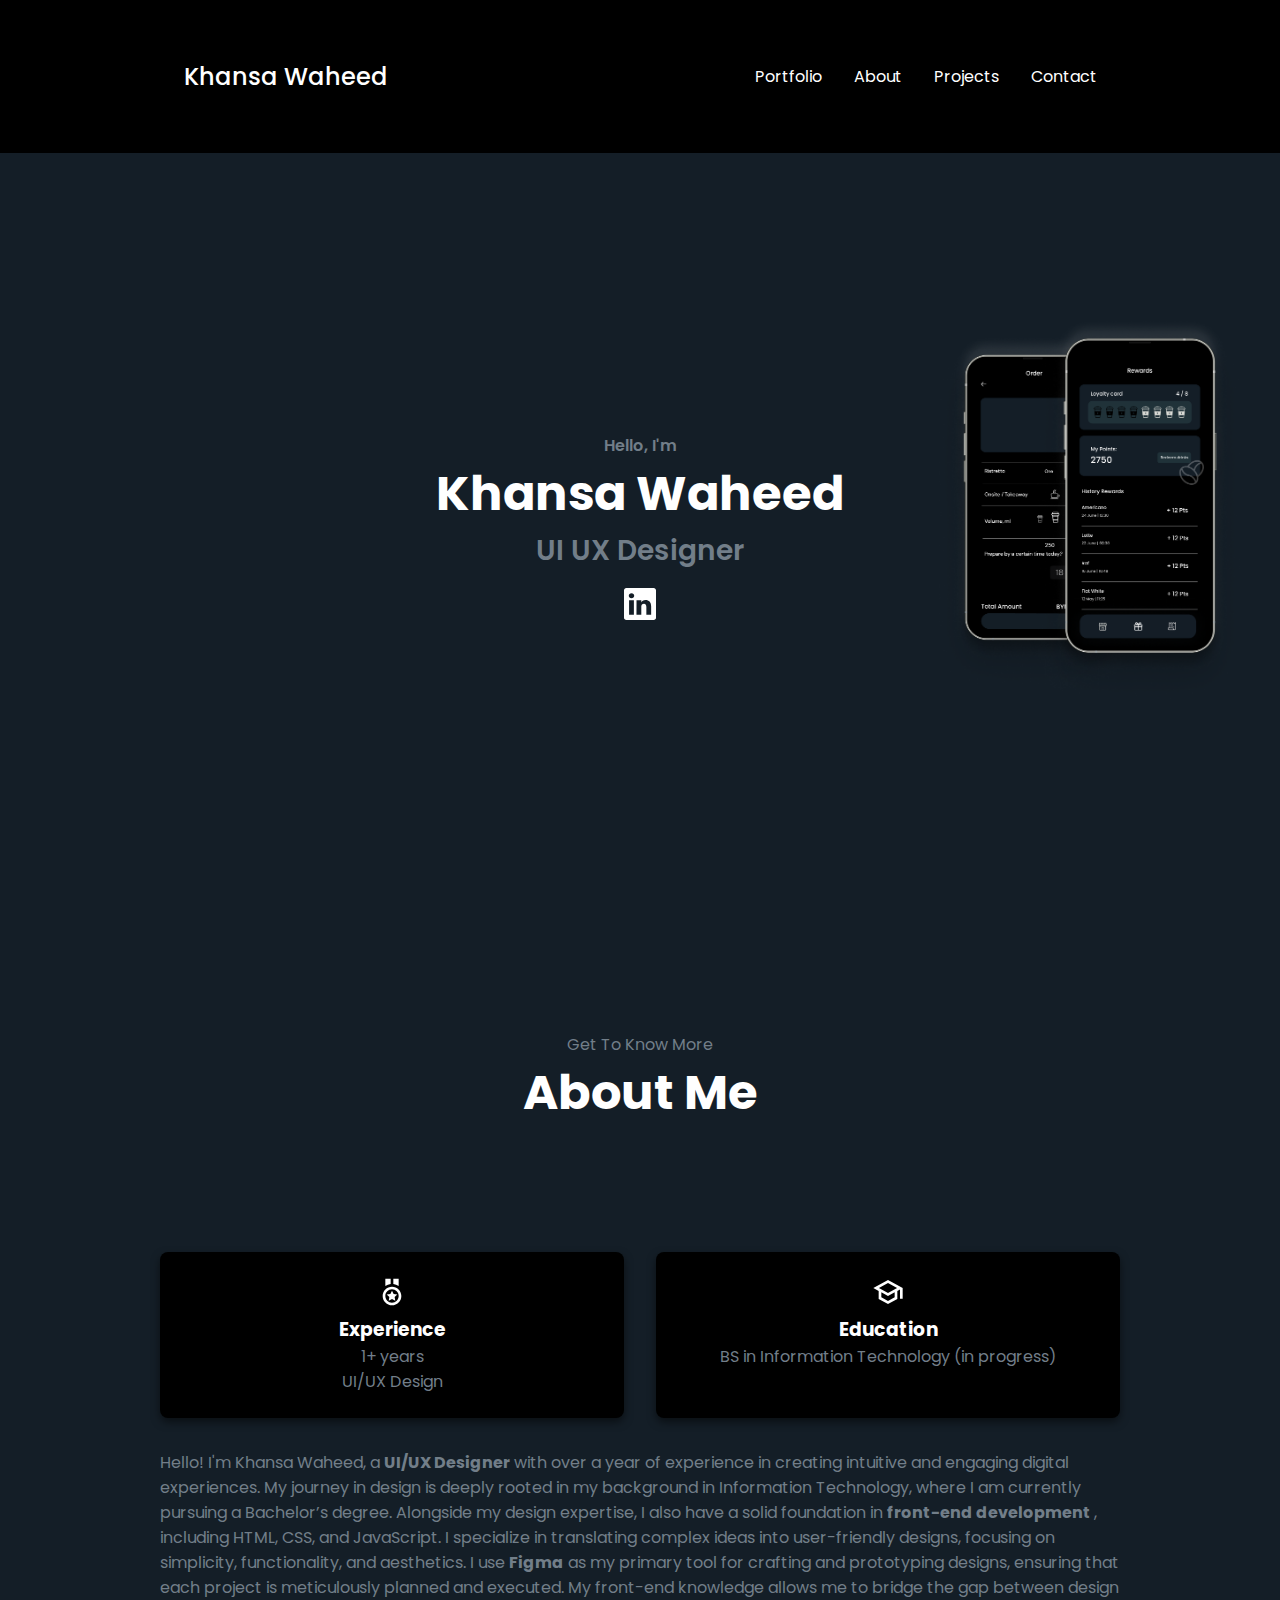
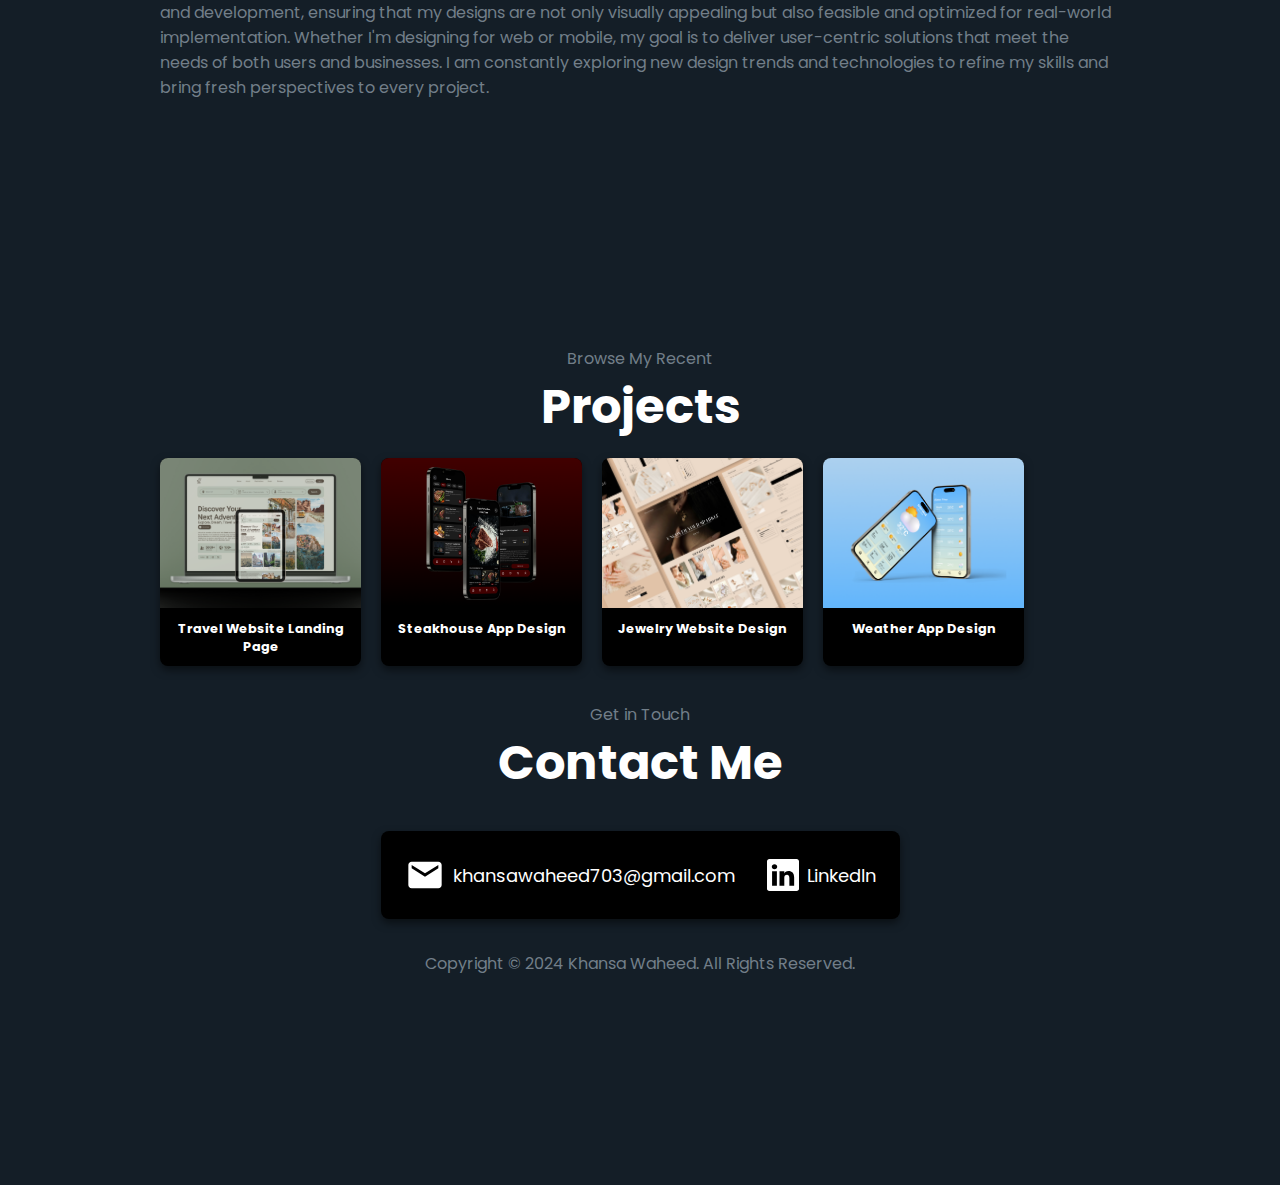
<file: index.html>
<!DOCTYPE html>
<html lang="en">
  <head>
    <meta charset="UTF-8" />
    <meta http-equiv="X-UA-Compatible" content="IE=edge" />
    <meta name="viewport" content="width=device-width, initial-scale=1.0" />
    <title>My Portfolio</title>
    <link rel="stylesheet" href="style.css" />
    <link rel="stylesheet" href="mediaqueries.css" />
  </head>
  <body>
    <nav id="desktop-nav">
      <div class="logo">Khansa Waheed</div>
      <div>
        <ul class="nav-links">
          <li><a href="#portfolio">Portfolio</a></li>
          <li><a href="#about">About</a></li>
          <li><a href="#projects">Projects</a></li>
          <li><a href="#contact">Contact</a></li>
        </ul>
      </div>
    </nav>
    <nav id="hamburger-nav">
      <div class="logo">Khansa Waheed</div>
      <div class="hamburger-menu">
        <div class="hamburger-icon" onclick="toggleMenu()">
          <span></span>
          <span></span>
          <span></span>
        </div>
        <div class="menu-links">
          <li><a href="#portfolio" onclick="toggleMenu()">Portfolio</a></li>
          <li><a href="#about" onclick="toggleMenu()">About</a></li>
          <li><a href="#projects" onclick="toggleMenu()">Projects</a></li>
          <li><a href="#contact" onclick="toggleMenu()">Contact</a></li>
        </div>
      </div>
    </nav>
    <section id="profile">
      <div class="section__text">
        <p class="section__text__p1">Hello, I'm</p>
        <h1 class="title">Khansa Waheed</h1>
        <p class="section__text__p2">UI UX Designer</p>

        <div id="socials-container">
          <img
            src="images/linkedin square white.svg"
            alt="My LinkedIn profile"
            class="icon"
            onclick="location.href='http://www.linkedin.com/in/khansa-waheed-90324a2a4'"
          />
        </div>
      </div>
    </section>
    <section id="about">
      <p class="section__text__p1">Get To Know More</p>
      <h1 class="title">About Me</h1>
      <div class="section-container">
        <div class="about-details-container">
          <div class="about-containers">
            <div class="details-container">
              <img
                src="images/experience white.svg"
                alt="Experience icon"
                class="icon"
              />
              <h3>Experience</h3>
              <p>1+ years <br />UI/UX Design</p>
            </div>
            <div class="details-container">
              <img
                src="images/education white.svg"
                alt="Education icon"
                class="icon"
              />
              <h3>Education</h3>
              <p>BS in Information Technology (in progress)</p>
            </div>
          </div>
          <div class="text-container">
            <p>
              Hello! I'm Khansa Waheed, a <b>UI/UX Designer</b> with over a year
              of experience in creating intuitive and engaging digital
              experiences. My journey in design is deeply rooted in my
              background in Information Technology, where I am currently
              pursuing a Bachelor’s degree. Alongside my design expertise, I
              also have a solid foundation in <b> front-end development </b>,
              including HTML, CSS, and JavaScript. I specialize in translating
              complex ideas into user-friendly designs, focusing on simplicity,
              functionality, and aesthetics. I use <b>Figma</b> as my primary
              tool for crafting and prototyping designs, ensuring that each
              project is meticulously planned and executed. My front-end
              knowledge allows me to bridge the gap between design and
              development, ensuring that my designs are not only visually
              appealing but also feasible and optimized for real-world
              implementation. Whether I'm designing for web or mobile, my goal
              is to deliver user-centric solutions that meet the needs of both
              users and businesses. I am constantly exploring new design trends
              and technologies to refine my skills and bring fresh perspectives
              to every project.
            </p>
          </div>
        </div>
      </div>
    </section>

    <section id="projects">
      <p class="section__text__p1"><br /><br />Browse My Recent</p>
      <h1 class="title">Projects</h1>
      <div class="container">
        <div class="card" onclick="window.location.href='project1.html'">
          <img src="images/Travlo cover.png" alt="Image 1" />
          <div class="description">
            <h3>Travel Website Landing Page</h3>
          </div>
        </div>

        <div class="card" onclick="window.location.href='project2.html'">
          <img src="images/steakhouse cover.png" alt="Image 2" />
          <div class="description">
            <h3>Steakhouse App Design</h3>
          </div>
        </div>

        <div class="card" onclick="window.location.href='project3.html'">
          <img src="images/JewelAura Cover.png" alt="Image 3" />
          <div class="description">
            <h3>Jewelry Website Design</h3>
          </div>
        </div>

        <div class="card" onclick="window.location.href='project4.html'">
          <img src="images/weather cover.png" alt="Image 4" />
          <div class="description">
            <h3>Weather App Design</h3>
          </div>
        </div>
      </div>
    </section>
    <section id="contact">
      <p class="section__text__p1">Get in Touch</p>
      <h1 class="title">Contact Me</h1>
      <div class="contact-info-upper-container">
        <div class="contact-info-container">
          <img
            src="images/email white.svg"
            alt="Email icon"
            class="icon contact-icon email-icon"
          />
          <p>
            <a href="mailto:examplemail@gmail.com">khansawaheed703@gmail.com</a>
          </p>
        </div>
        <div class="contact-info-container">
          <img
            src="images/linkedin square white.svg"
            alt="LinkedIn icon"
            class="icon contact-icon"
          />
          <p>
            <a href="https://www.linkedin.com/in/khansa-waheed-90324a2a4"
              >LinkedIn</a
            >
          </p>
        </div>
      </div>
    </section>
    <footer>
      <p>Copyright &#169; 2024 Khansa Waheed. All Rights Reserved.</p>
    </footer>
    <script src="script.js"></script>
  </body>
</html>
</file>
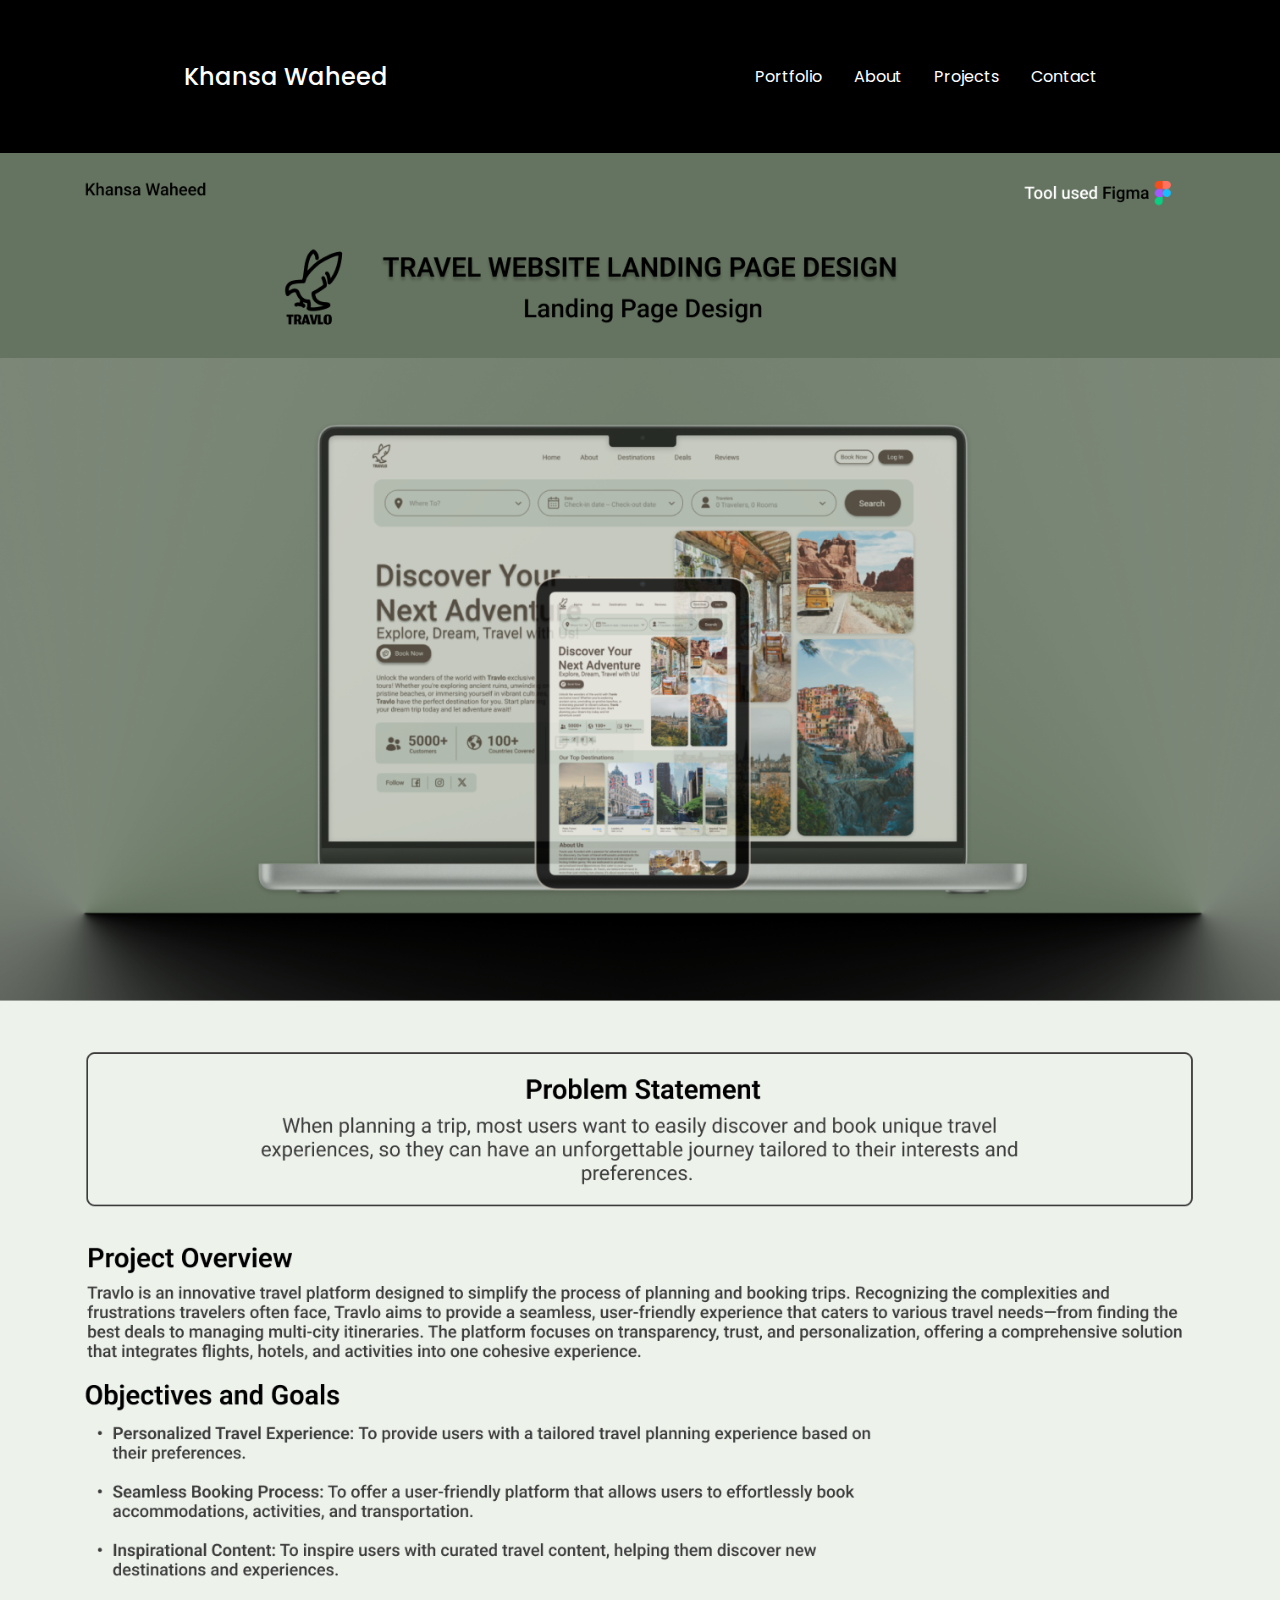
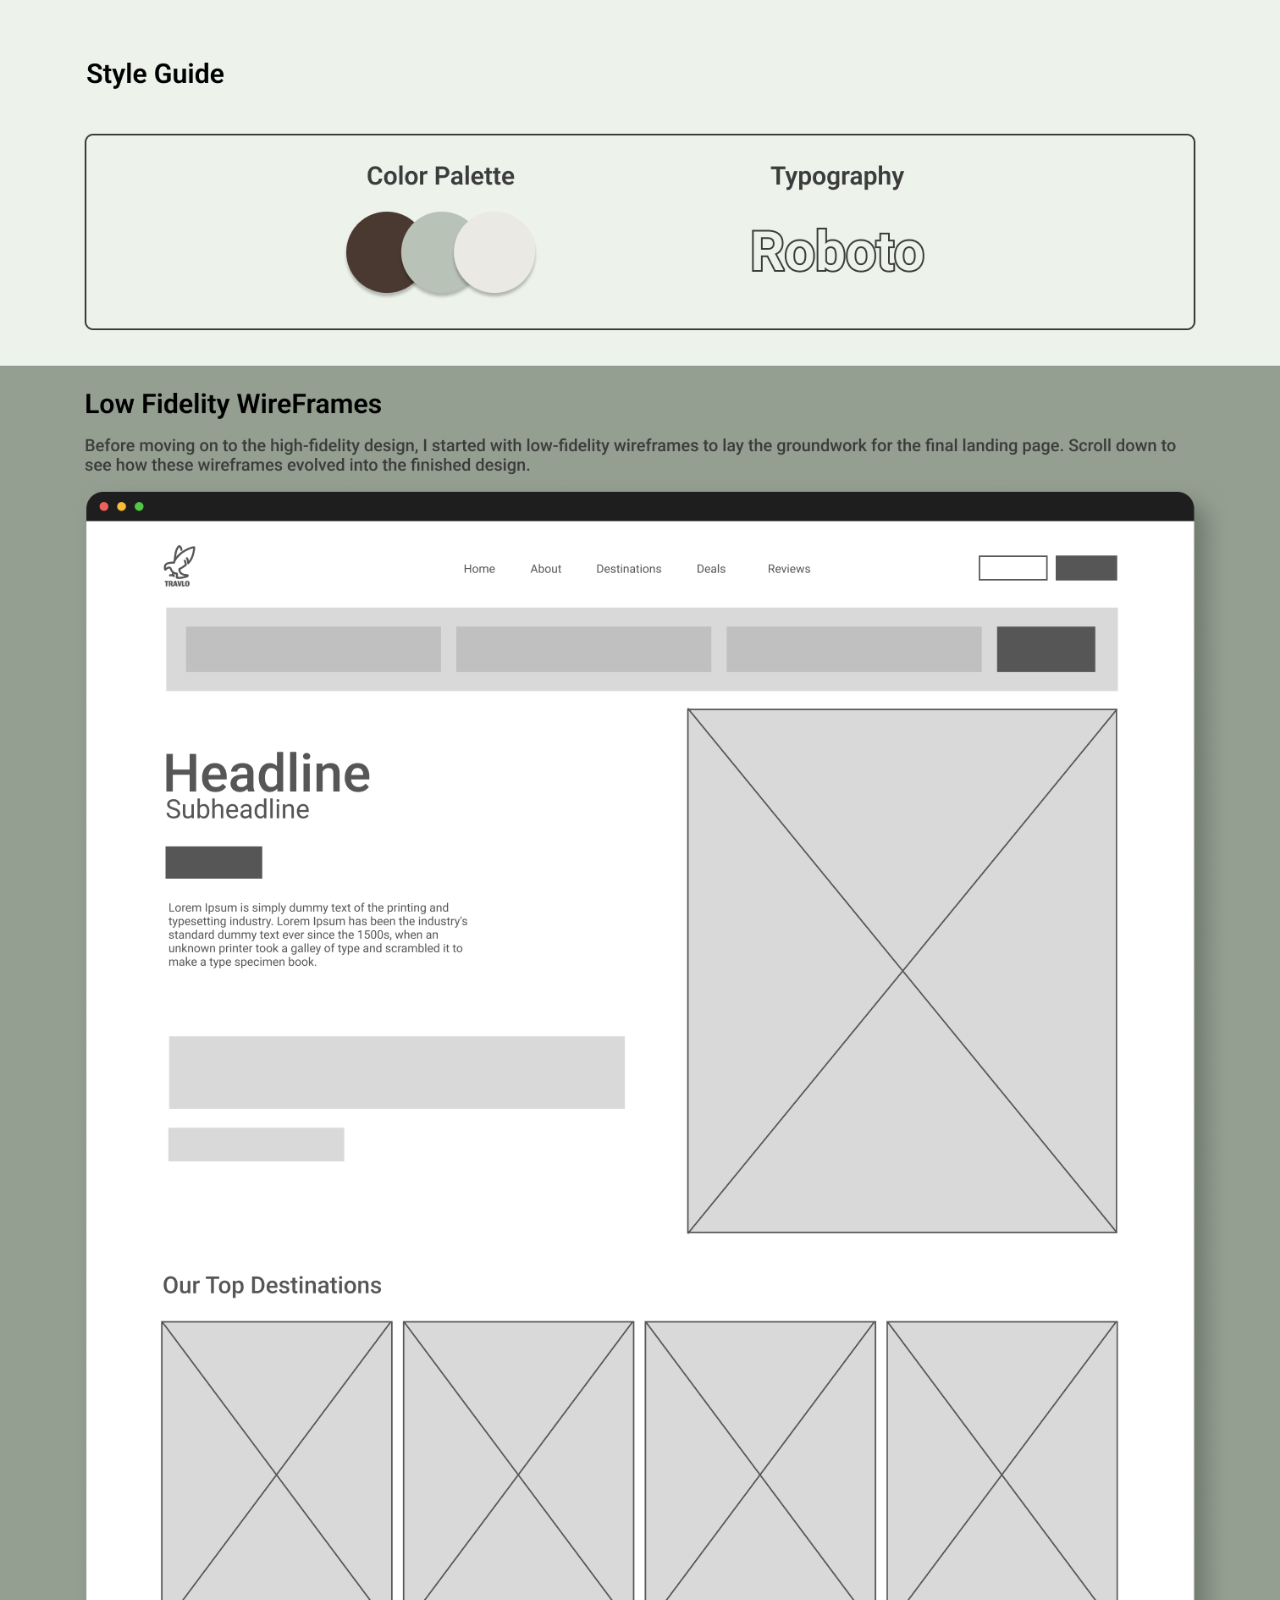
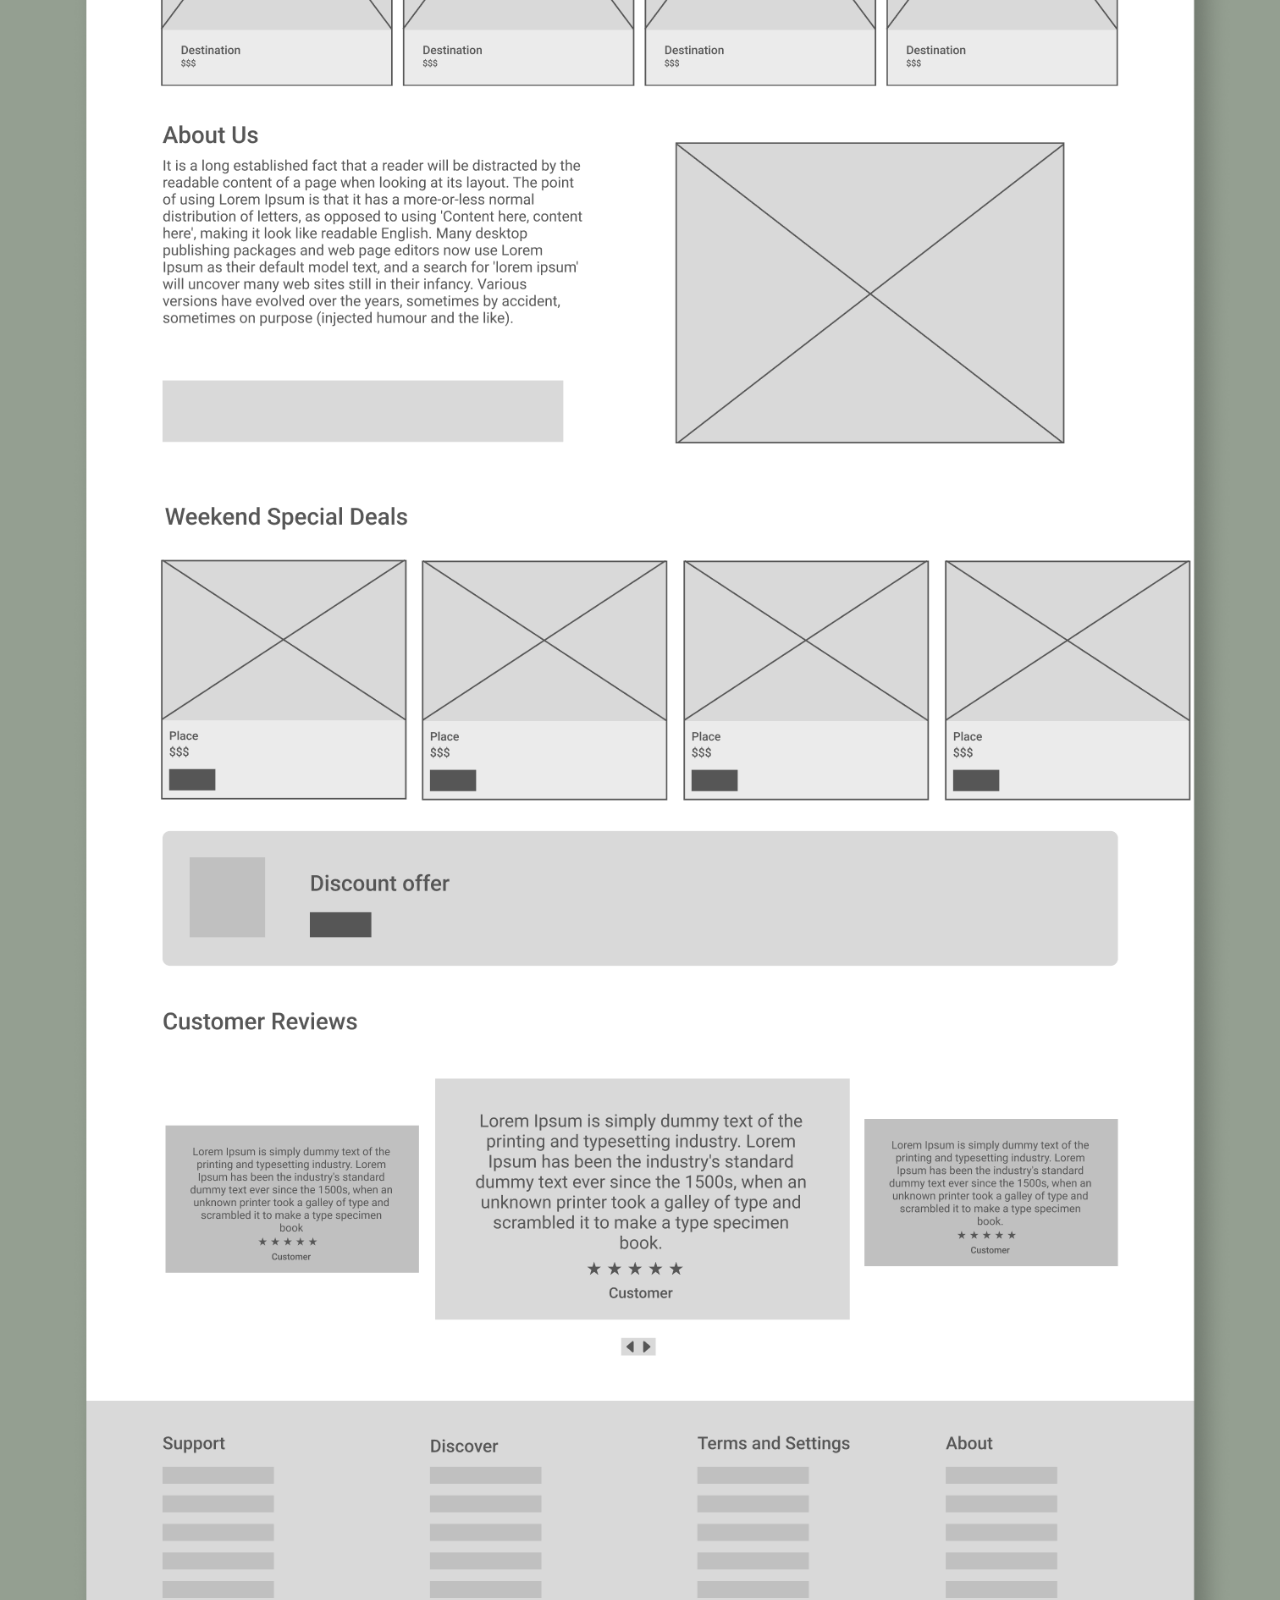
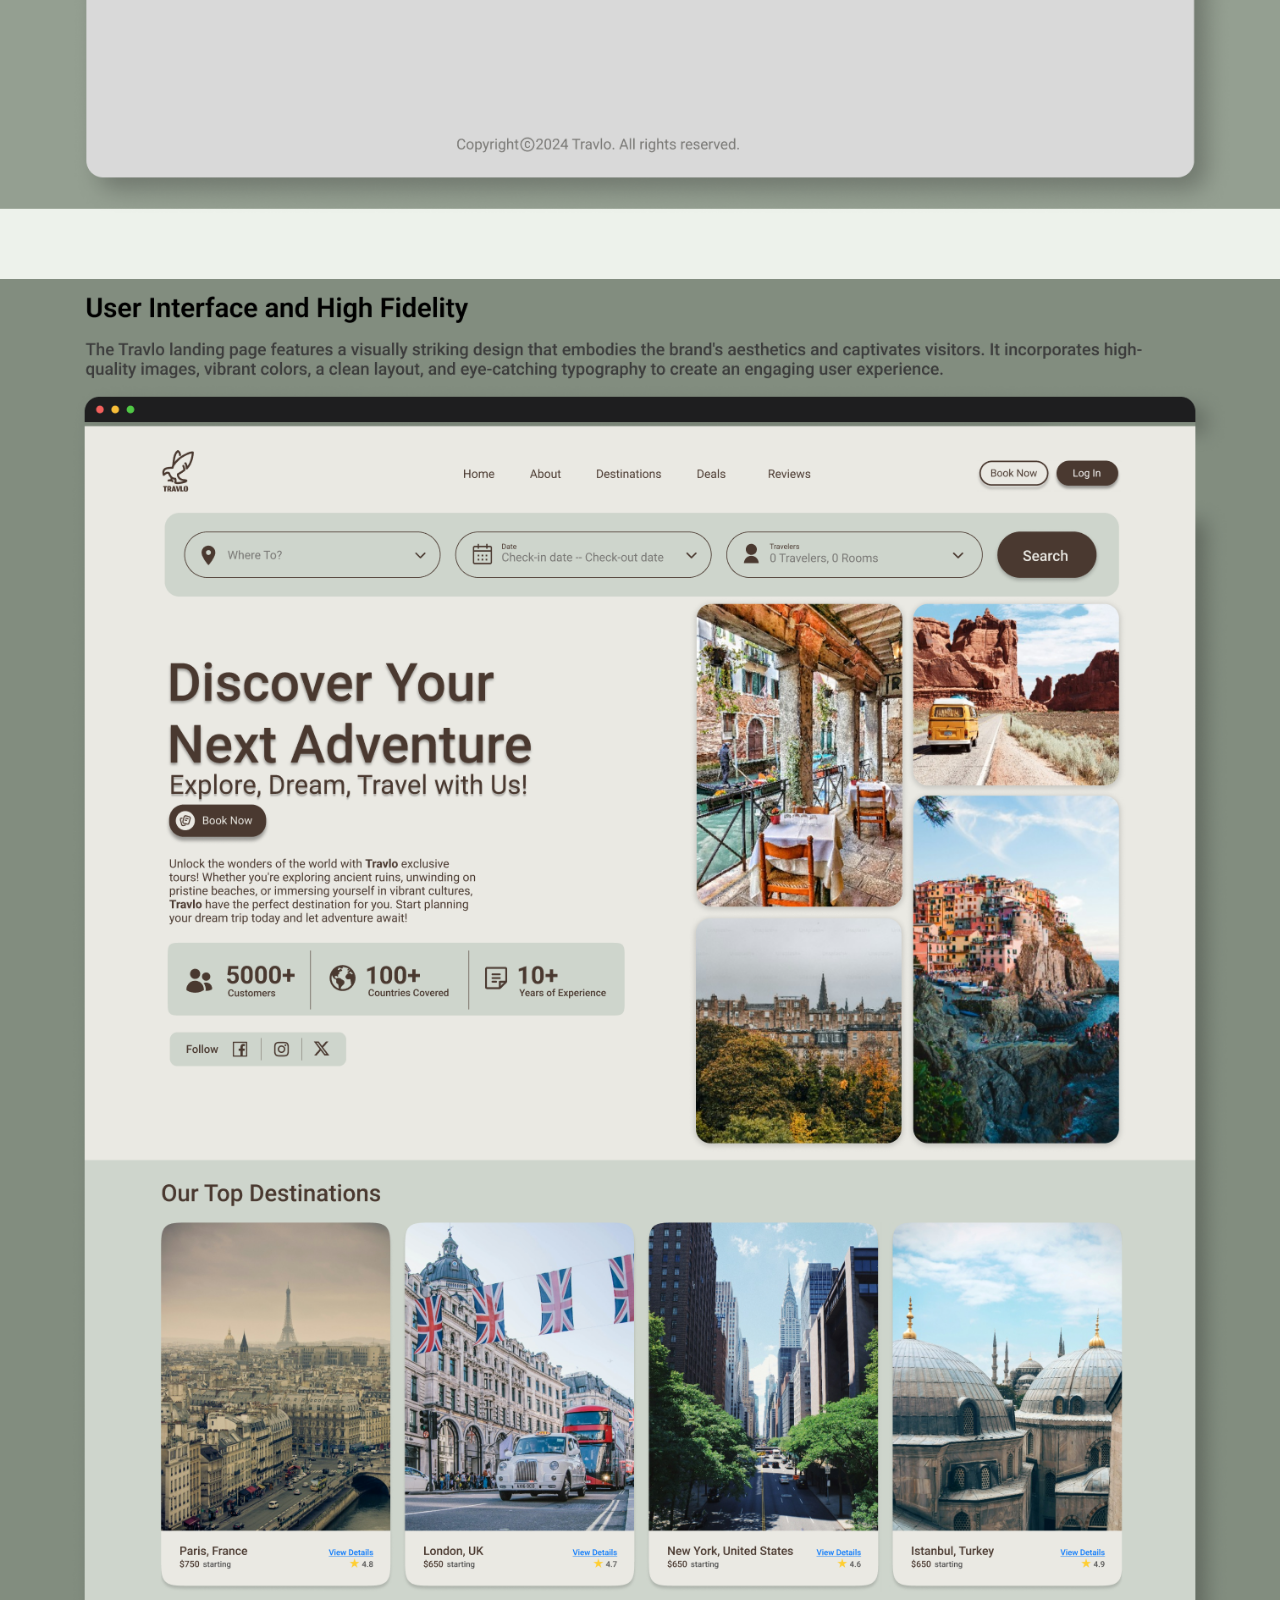
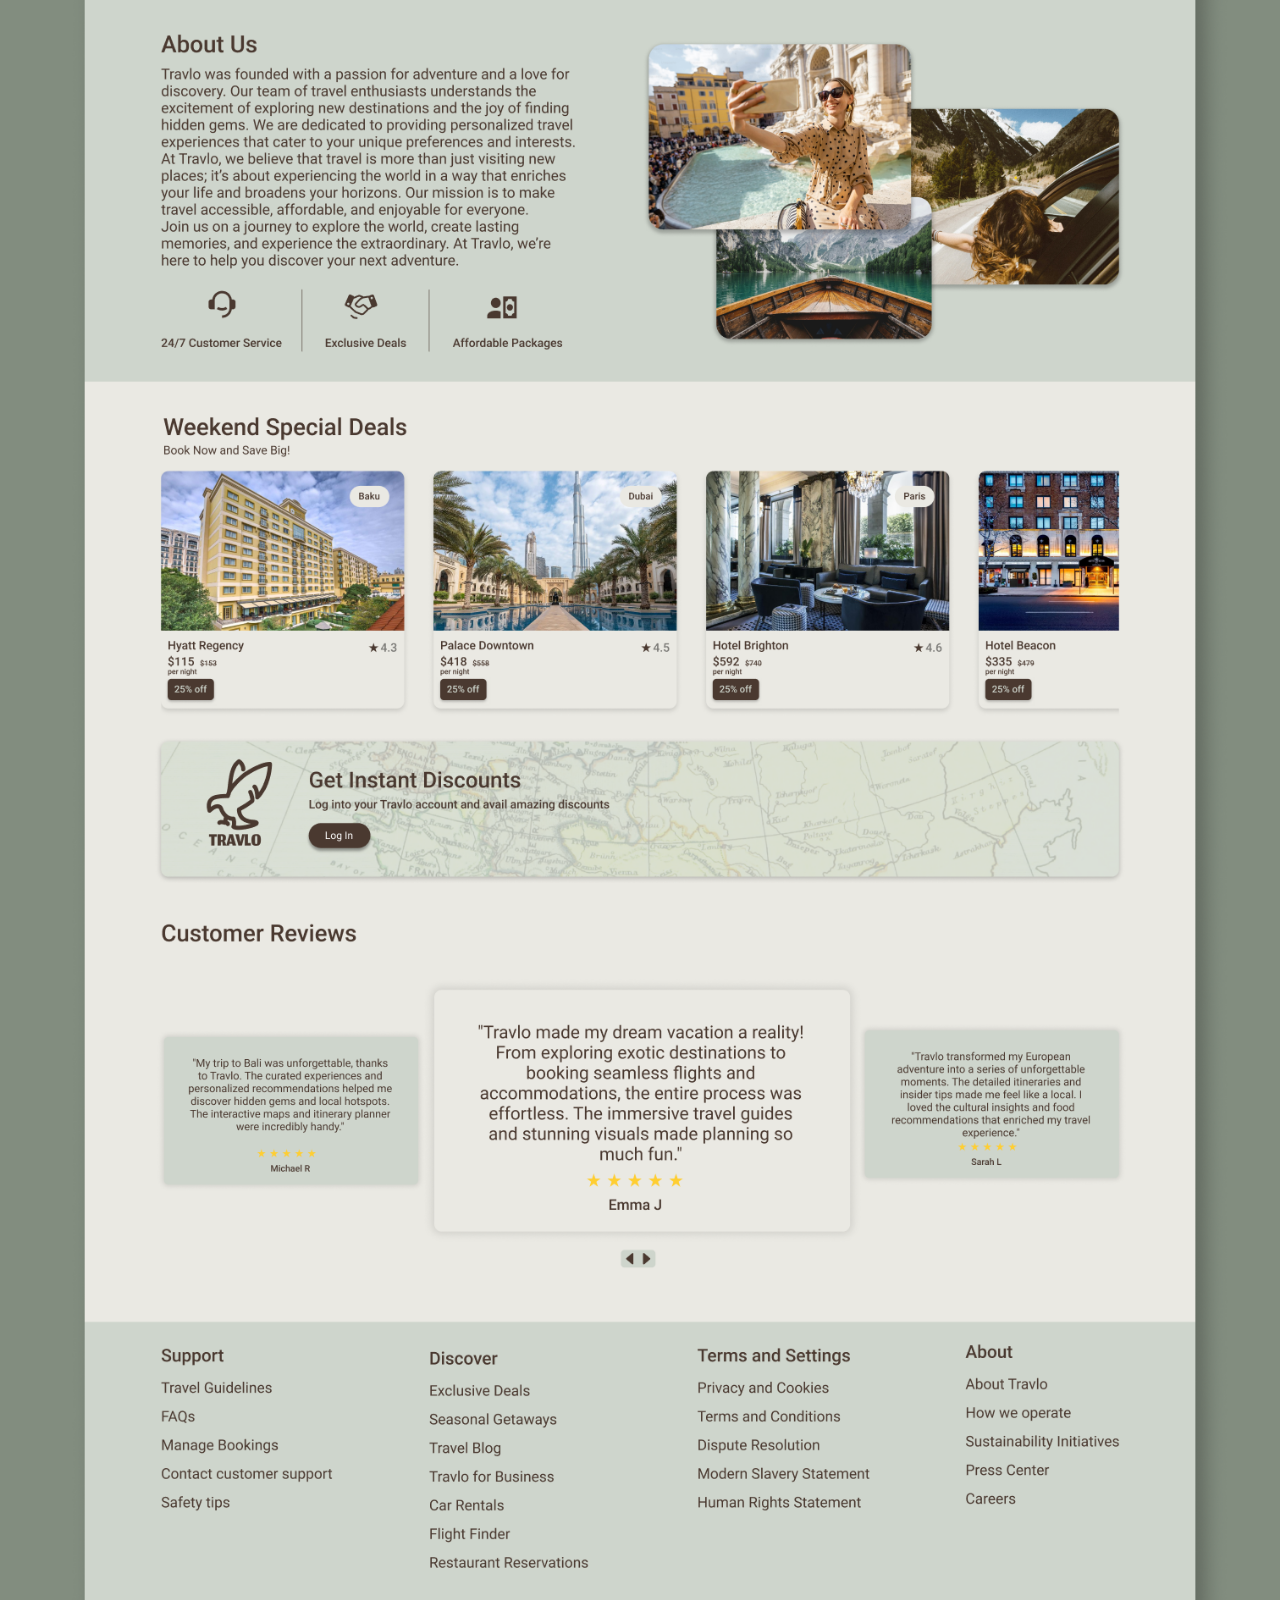
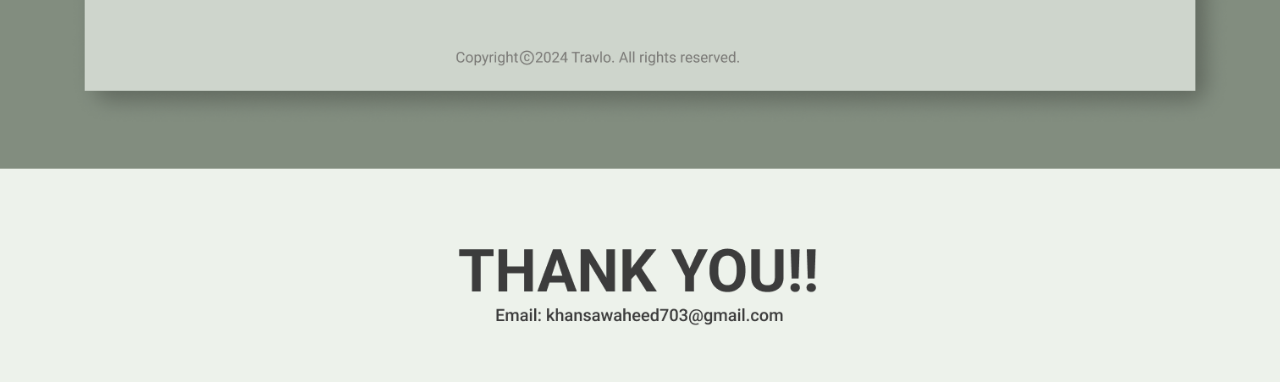
<file: project1.html>
<!DOCTYPE html>
<html lang="en">
  <head>
    <meta charset="UTF-8" />
    <meta name="viewport" content="width=device-width, initial-scale=1.0" />
    <title>Travel Website Design Project</title>
    <link rel="stylesheet" href="projectStyle.css" />
    <link rel="stylesheet" href="mediaqueries.css" />
  </head>
  <body>
    <nav id="desktop-nav">
      <div class="logo">Khansa Waheed</div>
      <div>
        <ul class="nav-links">
          
          <li><a href="./index.html#portfolio">Portfolio</a></li>
          <li><a href="./index.html#about">About</a></li>
          <li><a href="./index.html#projects">Projects</a></li>
          <li><a href="./index.html#contact">Contact</a></li>
        </ul>
      </div>
    </nav>
    <nav id="hamburger-nav">
      <div class="logo">Khansa Waheed</div>
      <div class="hamburger-menu">
        <div class="hamburger-icon" onclick="toggleMenu()">
          <span></span>
          <span></span>
          <span></span>
        </div>
        <div class="menu-links">
          <li></li>
            <a href="./index.html#portfolio" onclick="toggleMenu()"
              >Portfolio</a
            >
          </li>
          <li><a href="./index.html#about" onclick="toggleMenu()">About</a></li>
          <li>
            <a href="./index.html#projects" onclick="toggleMenu()">Projects</a>
          </li>
          <li>
            <a href="./index.html#contact" onclick="toggleMenu()">Contact</a>
          </li>
        </div>
      </div>
    </nav>

    <!-- Image Section -->
    <section class="projectImage-section">
      <img src="images/Travlo Case Study 1.png" alt="Travel Image 1" />
      <img src="images/Travlo Case Study 2.png" alt="Travel Image 2" />
      <img src="images/Travlo Case Study 3.png" alt="Travel Image 3" />
    </section>

    <script src="script.js"></script>
  </body>
</html>
</file>
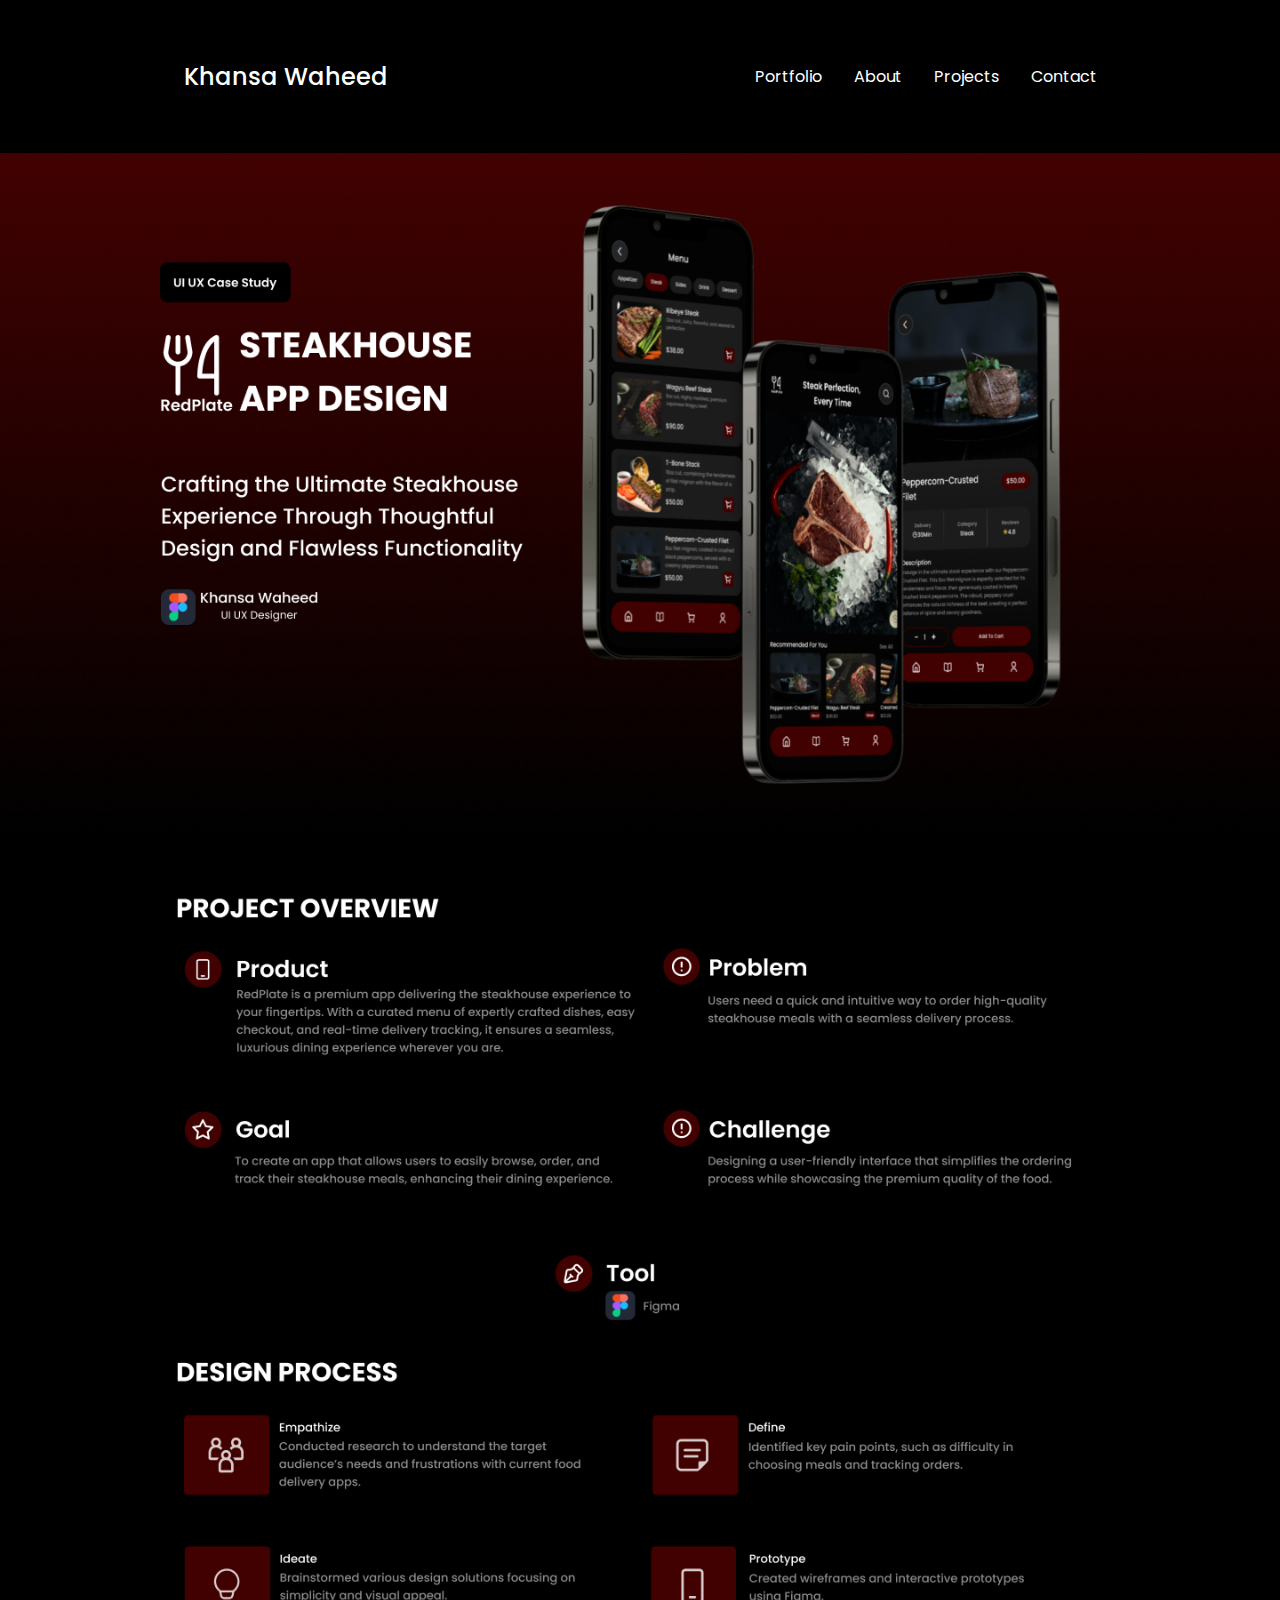
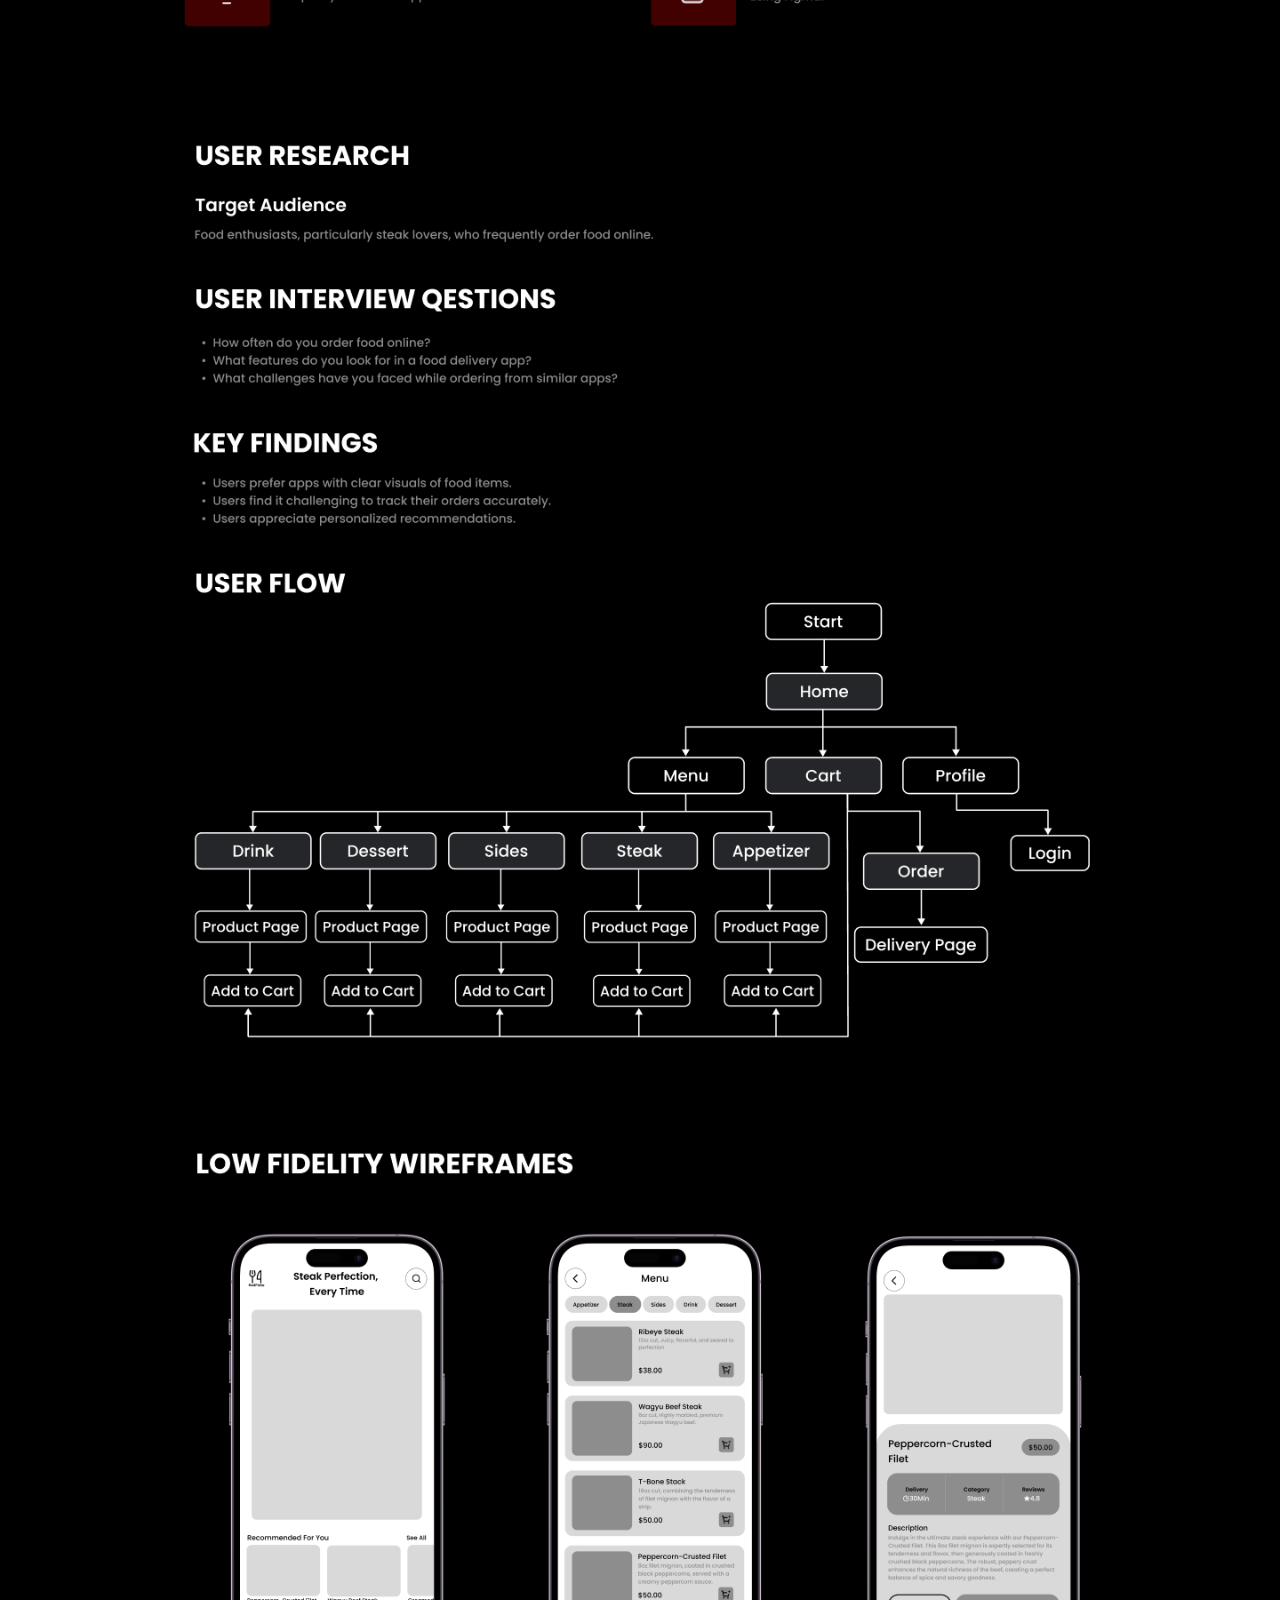
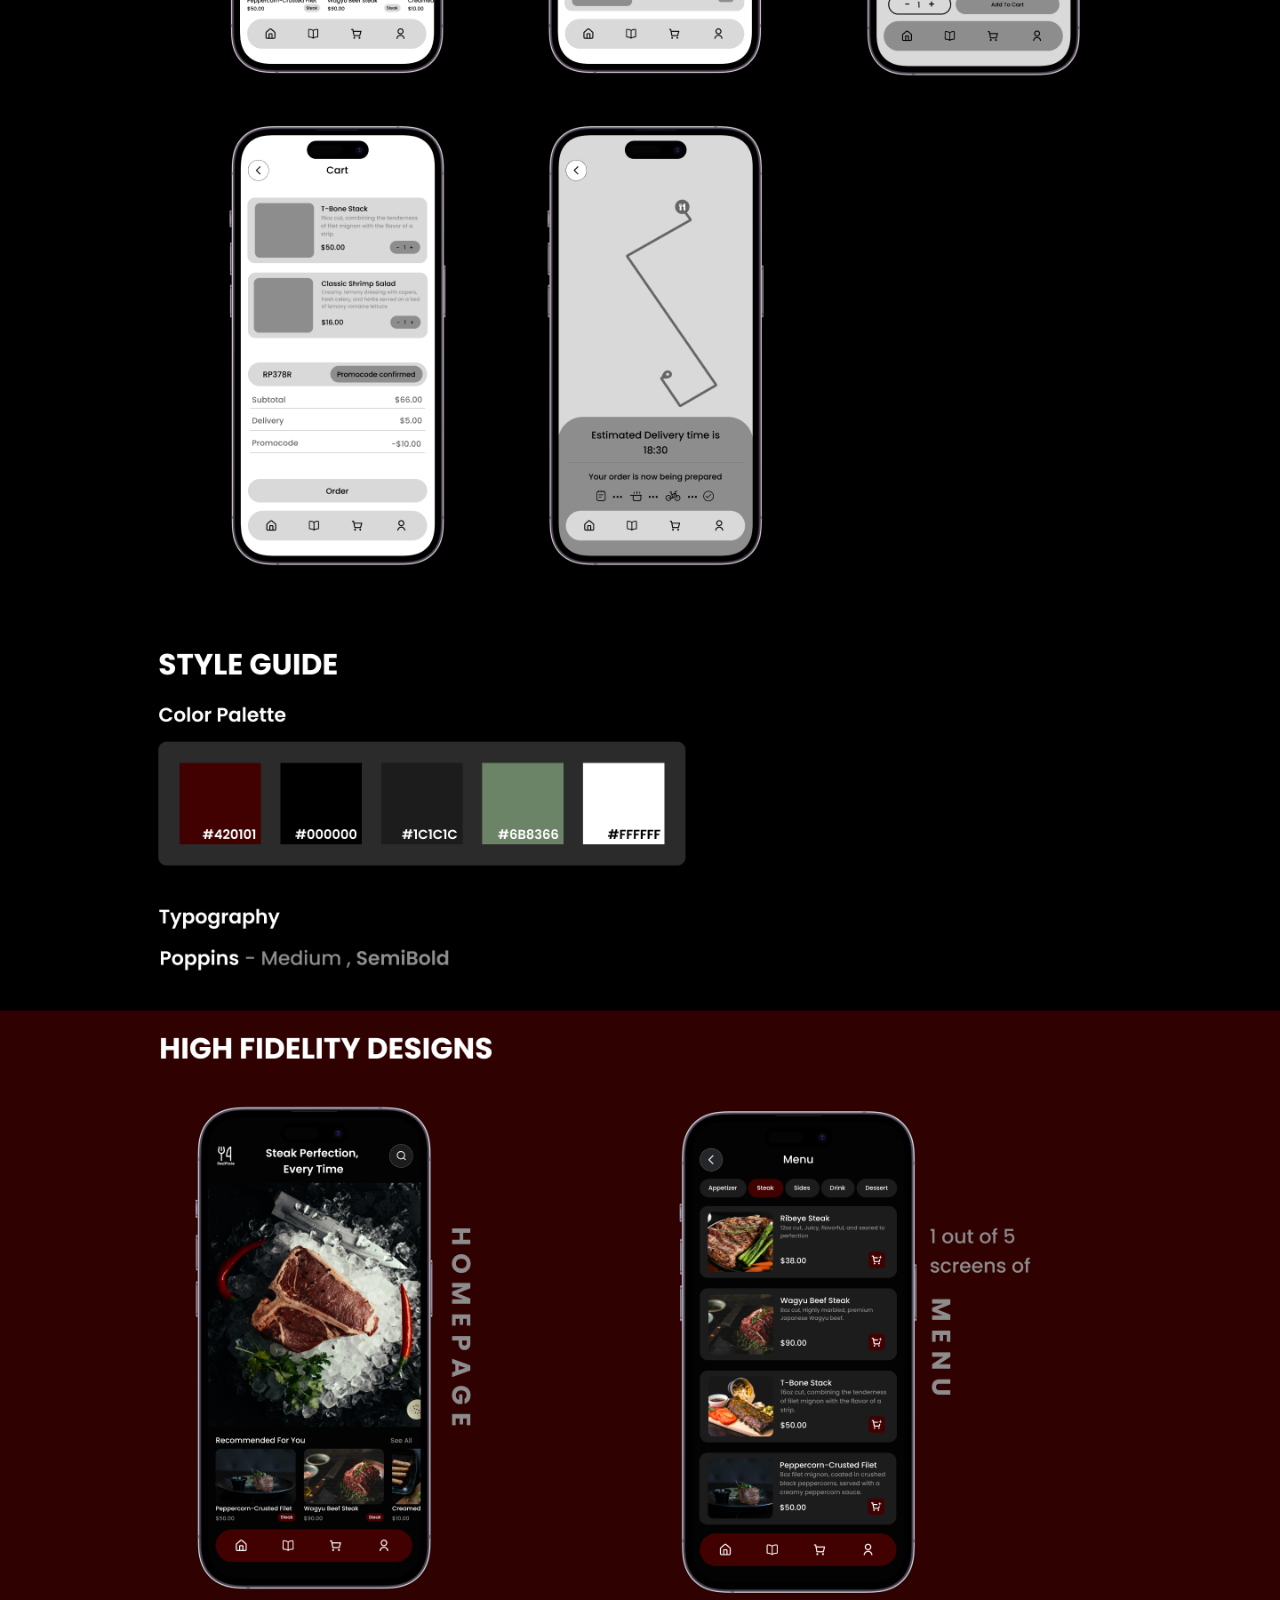
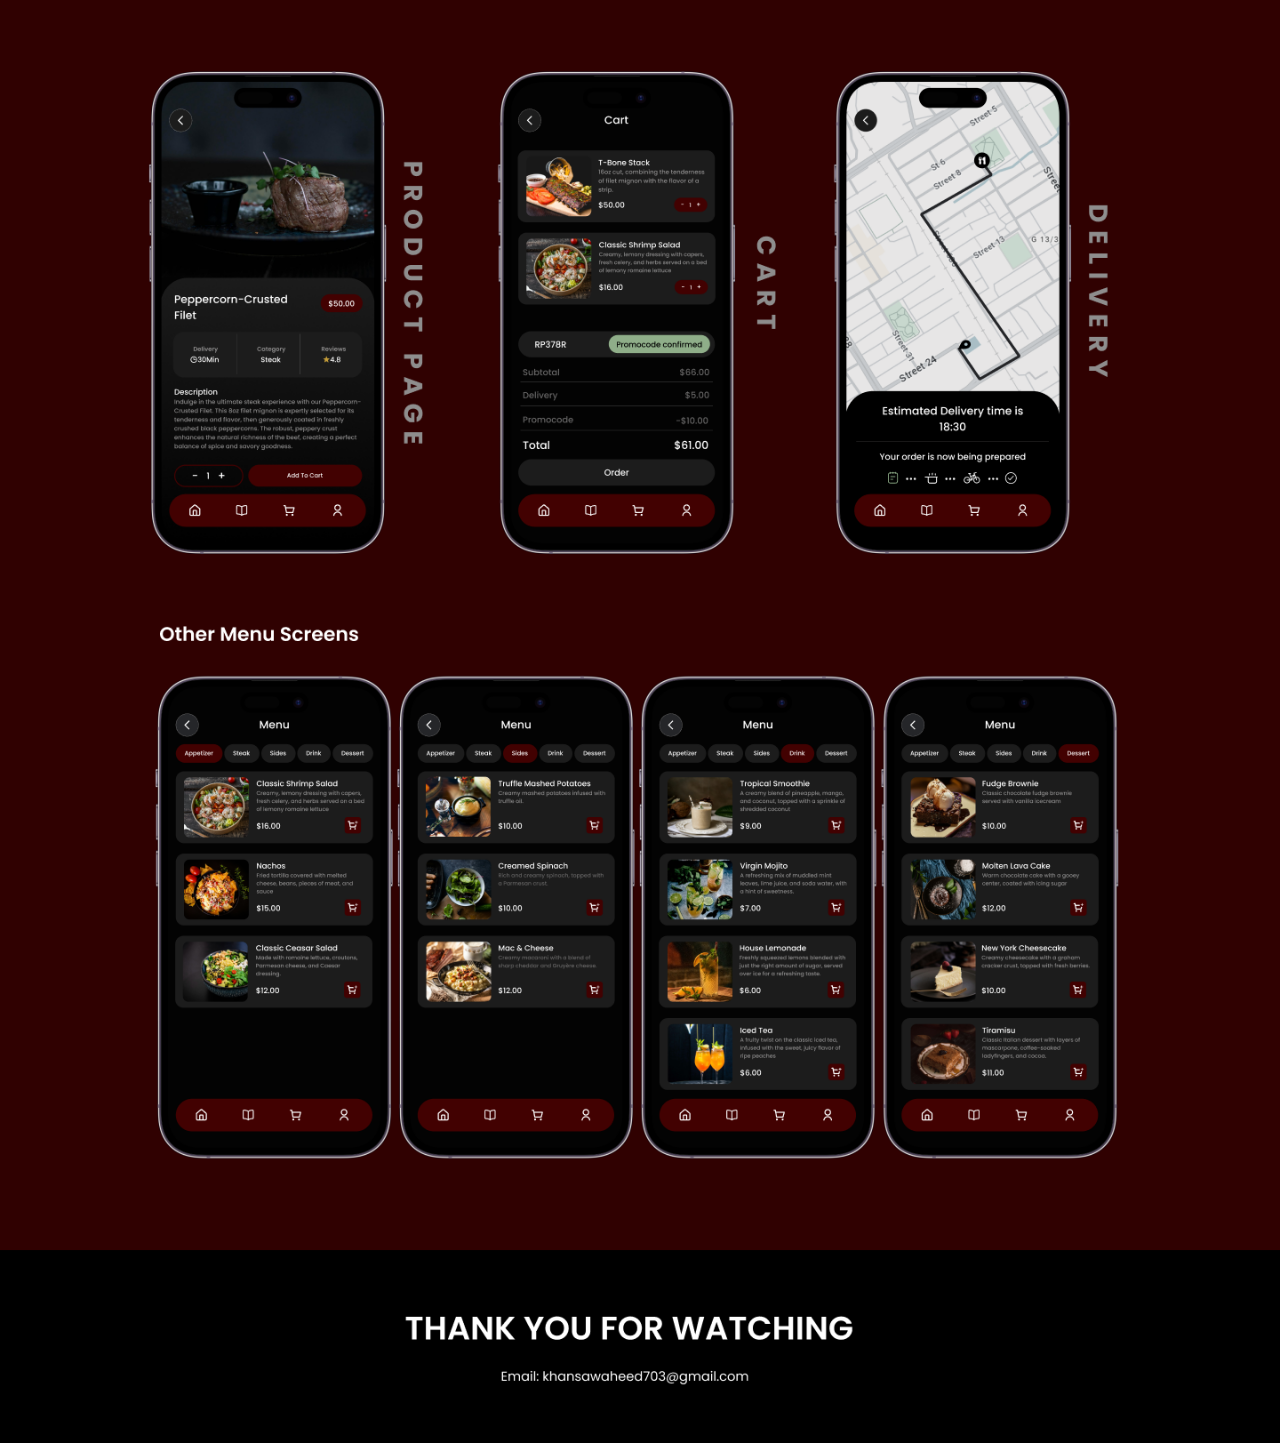
<file: project2.html>
<!DOCTYPE html>
<html lang="en">
  <head>
    <meta charset="UTF-8" />
    <meta name="viewport" content="width=device-width, initial-scale=1.0" />
    <title>Steak House App Project</title>
    <link rel="stylesheet" href="projectStyle.css" />
    <link rel="stylesheet" href="mediaqueries.css" />
  </head>
  <body>
    <nav id="desktop-nav">
      <div class="logo">Khansa Waheed</div>
      <div>
        <ul class="nav-links">
          
          <li><a href="./index.html#portfolio">Portfolio</a></li>
          <li><a href="./index.html#about">About</a></li>
          <li><a href="./index.html#projects">Projects</a></li>
          <li><a href="./index.html#contact">Contact</a></li>
        </ul>
      </div>
    </nav>
    <nav id="hamburger-nav">
      <div class="logo">Khansa Waheed</div>
      <div class="hamburger-menu">
        <div class="hamburger-icon" onclick="toggleMenu()">
          <span></span>
          <span></span>
          <span></span>
        </div>
        <div class="menu-links">
          <li></li>
            <a href="./index.html#portfolio" onclick="toggleMenu()"
              >Portfolio</a
            >
          </li>
          <li><a href="./index.html#about" onclick="toggleMenu()">About</a></li>
          <li>
            <a href="./index.html#projects" onclick="toggleMenu()">Projects</a>
          </li>
          <li>
            <a href="./index.html#contact" onclick="toggleMenu()">Contact</a>
          </li>
        </div>
      </div>
    </nav>

    <!-- Image Section -->
    <section class="projectImage-section">
      <img src="images/steakhouse1.png" />
      <img src="images/steakhouse 2.png" />
      <img src="images/steakhouse3.png" />
      <img src="images/steakhouse4.png" />
      <img src="images/steakhouse 5.png" />
    </section>

    <script src="script.js"></script>
  </body>
</html>
</file>
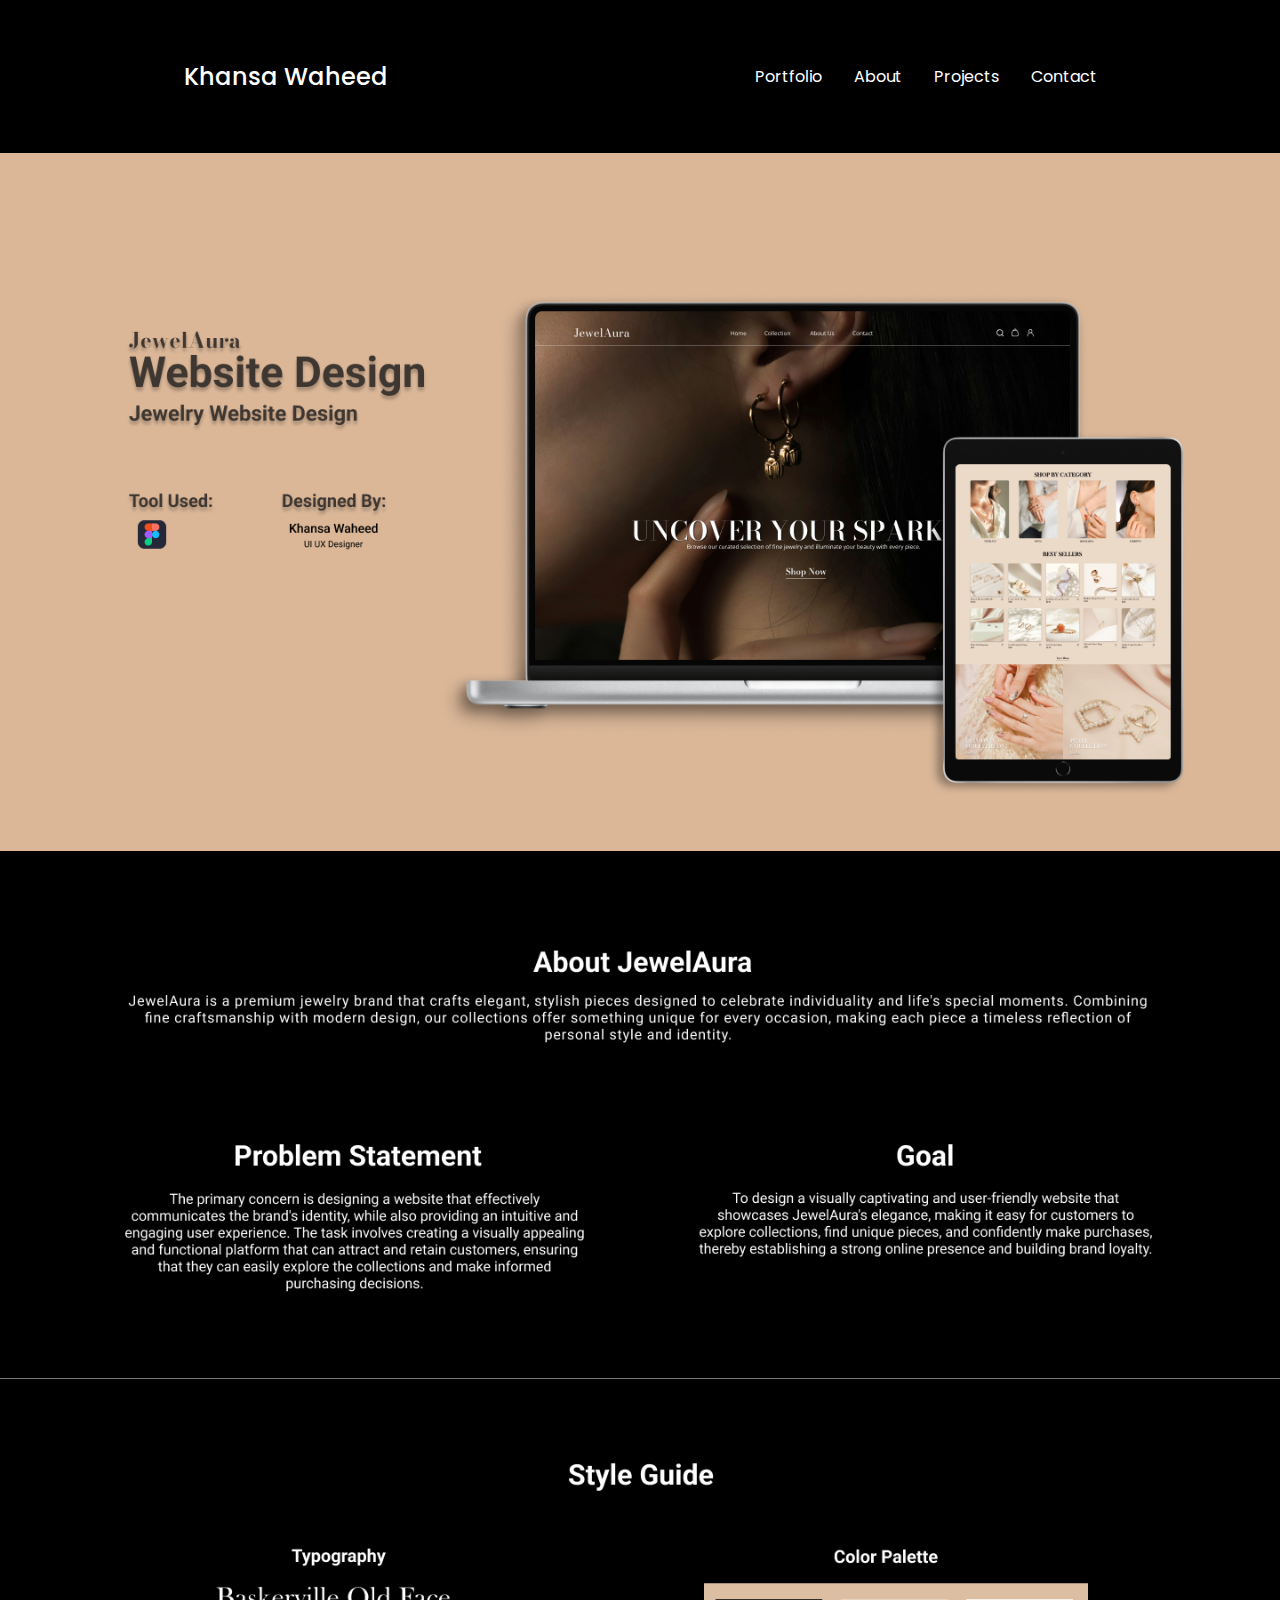
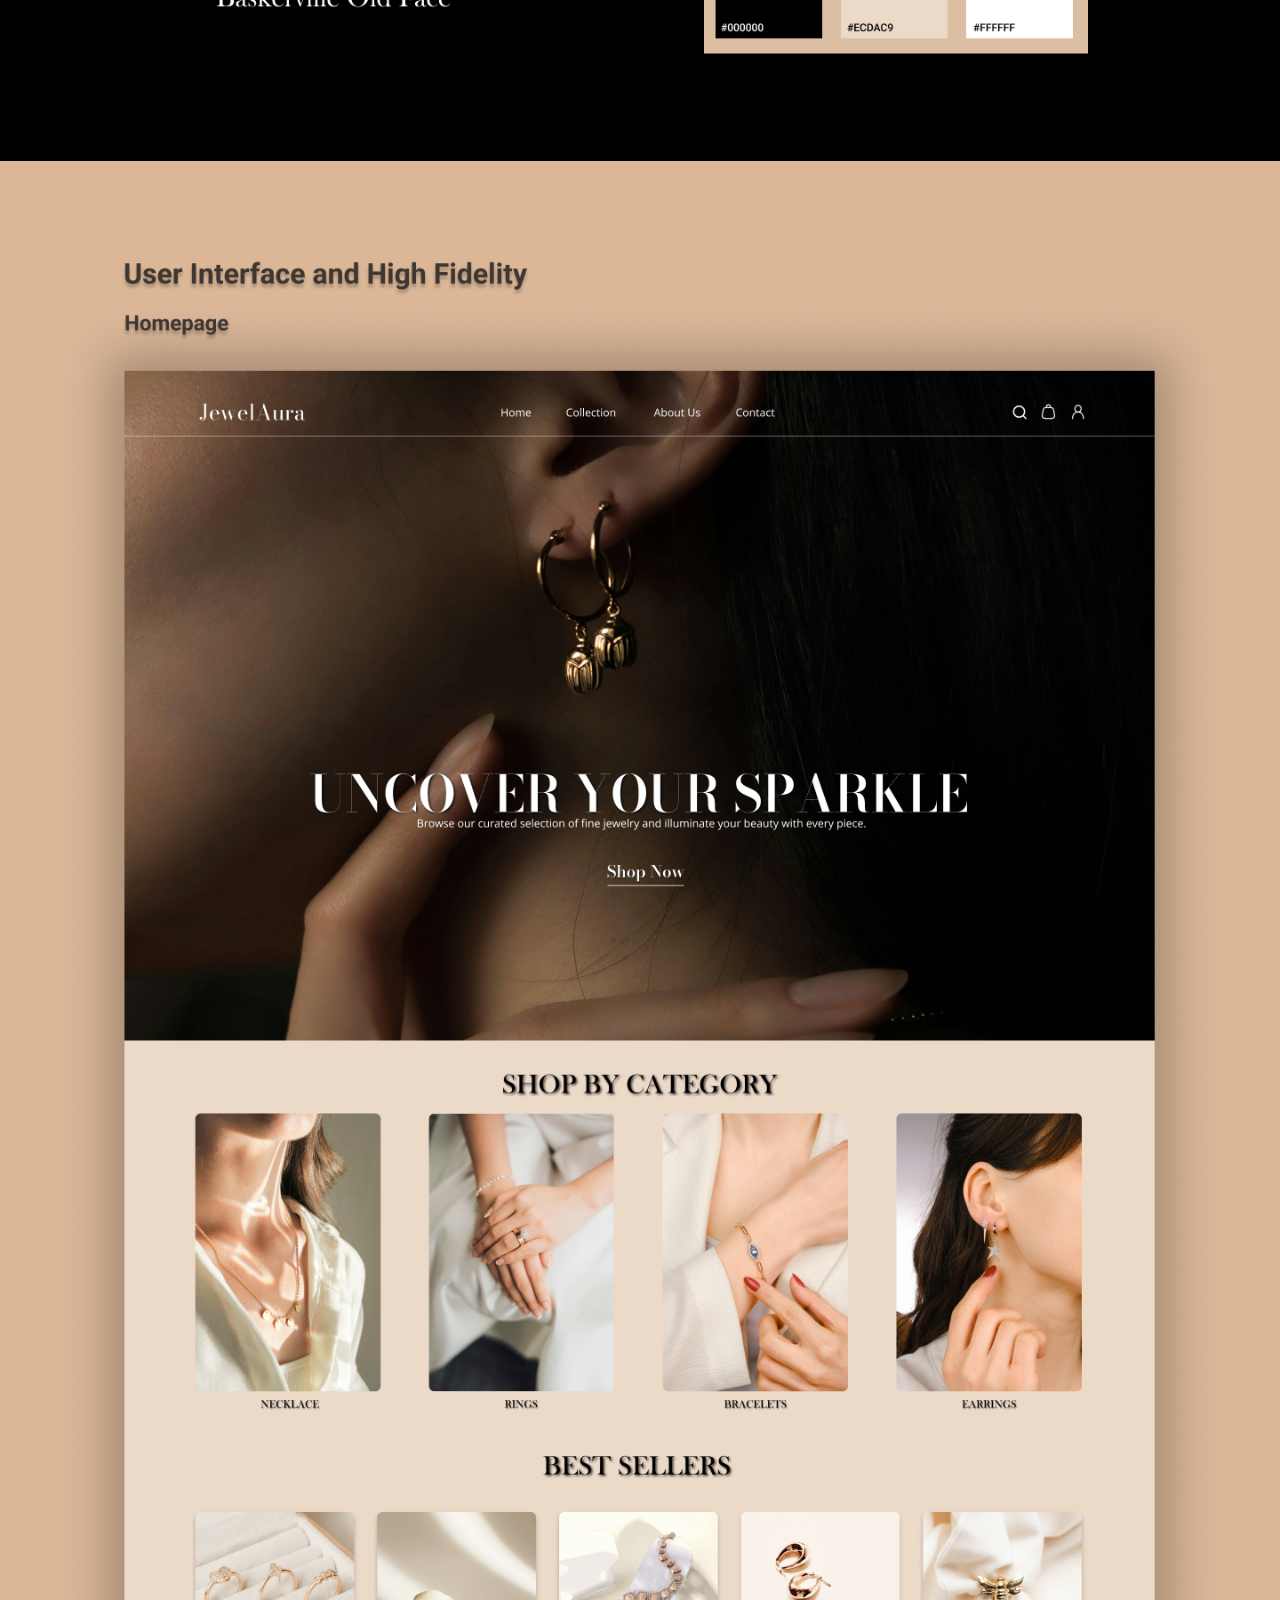
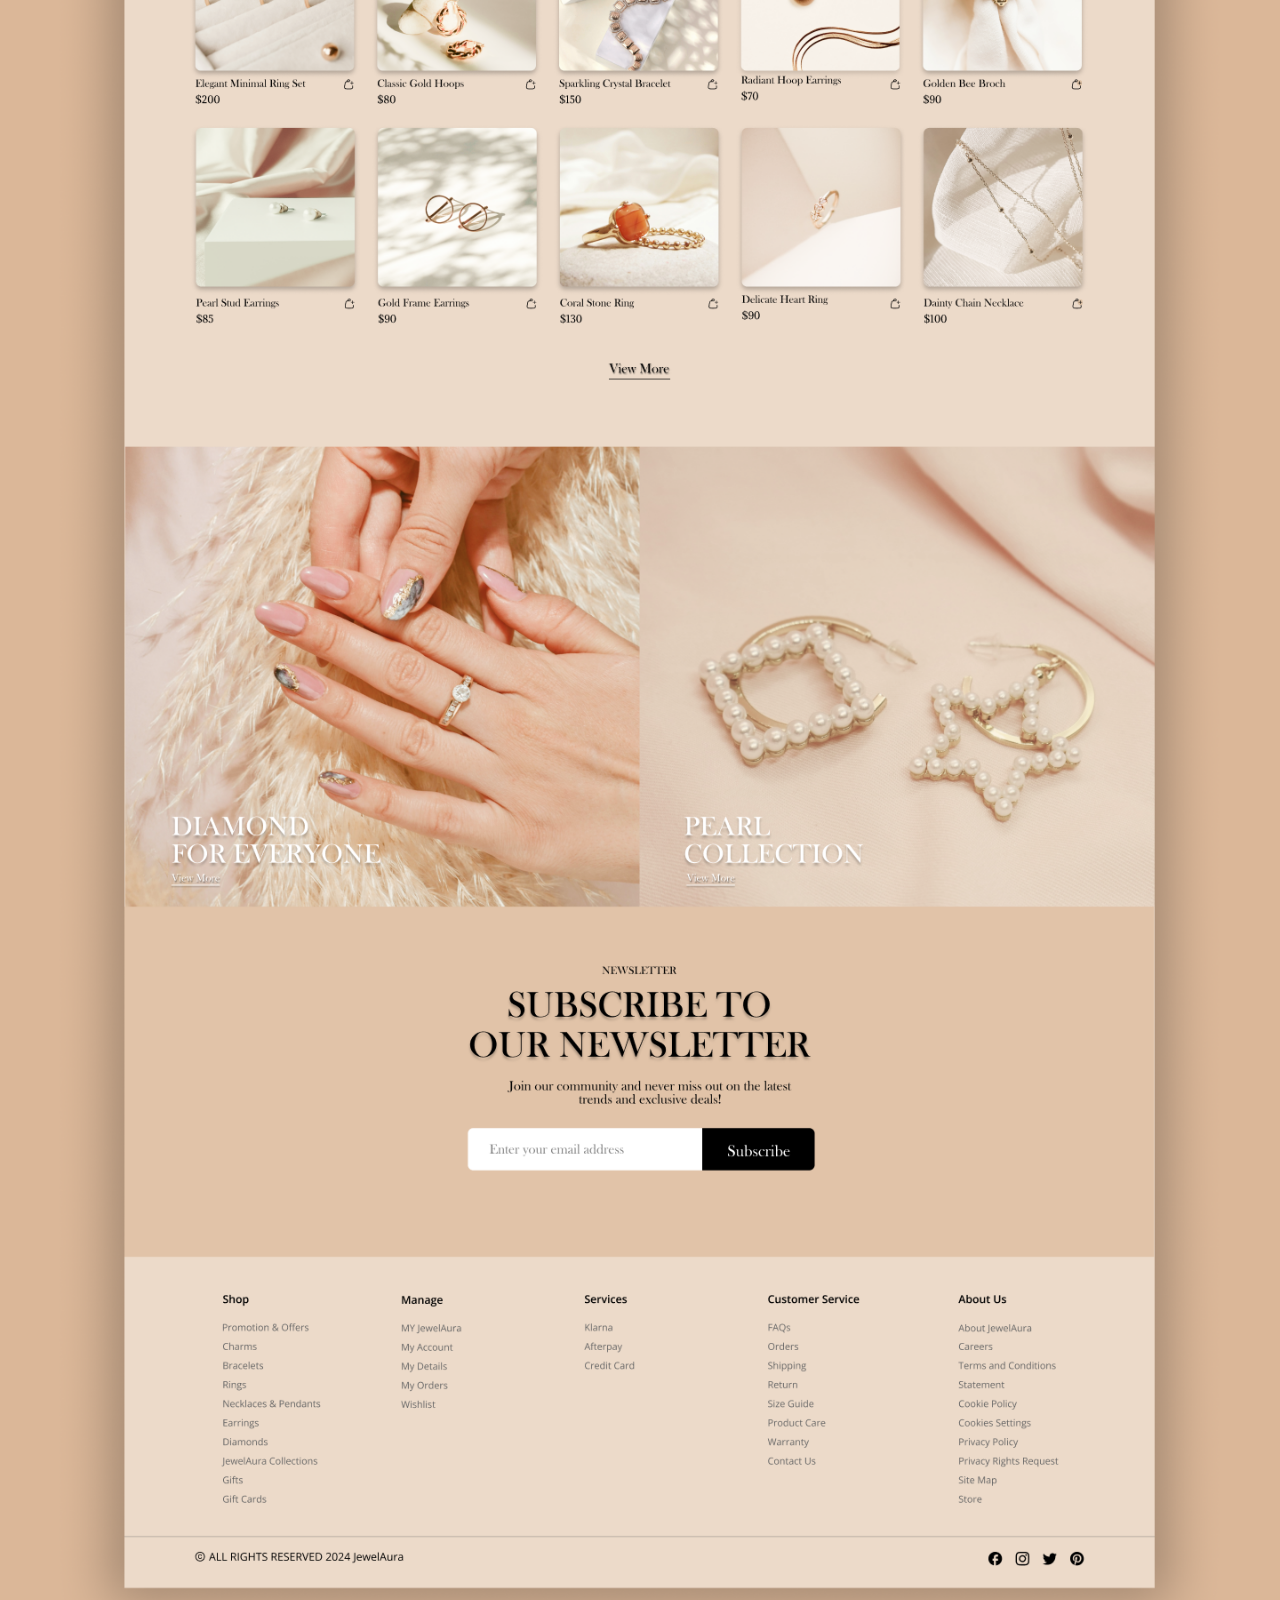
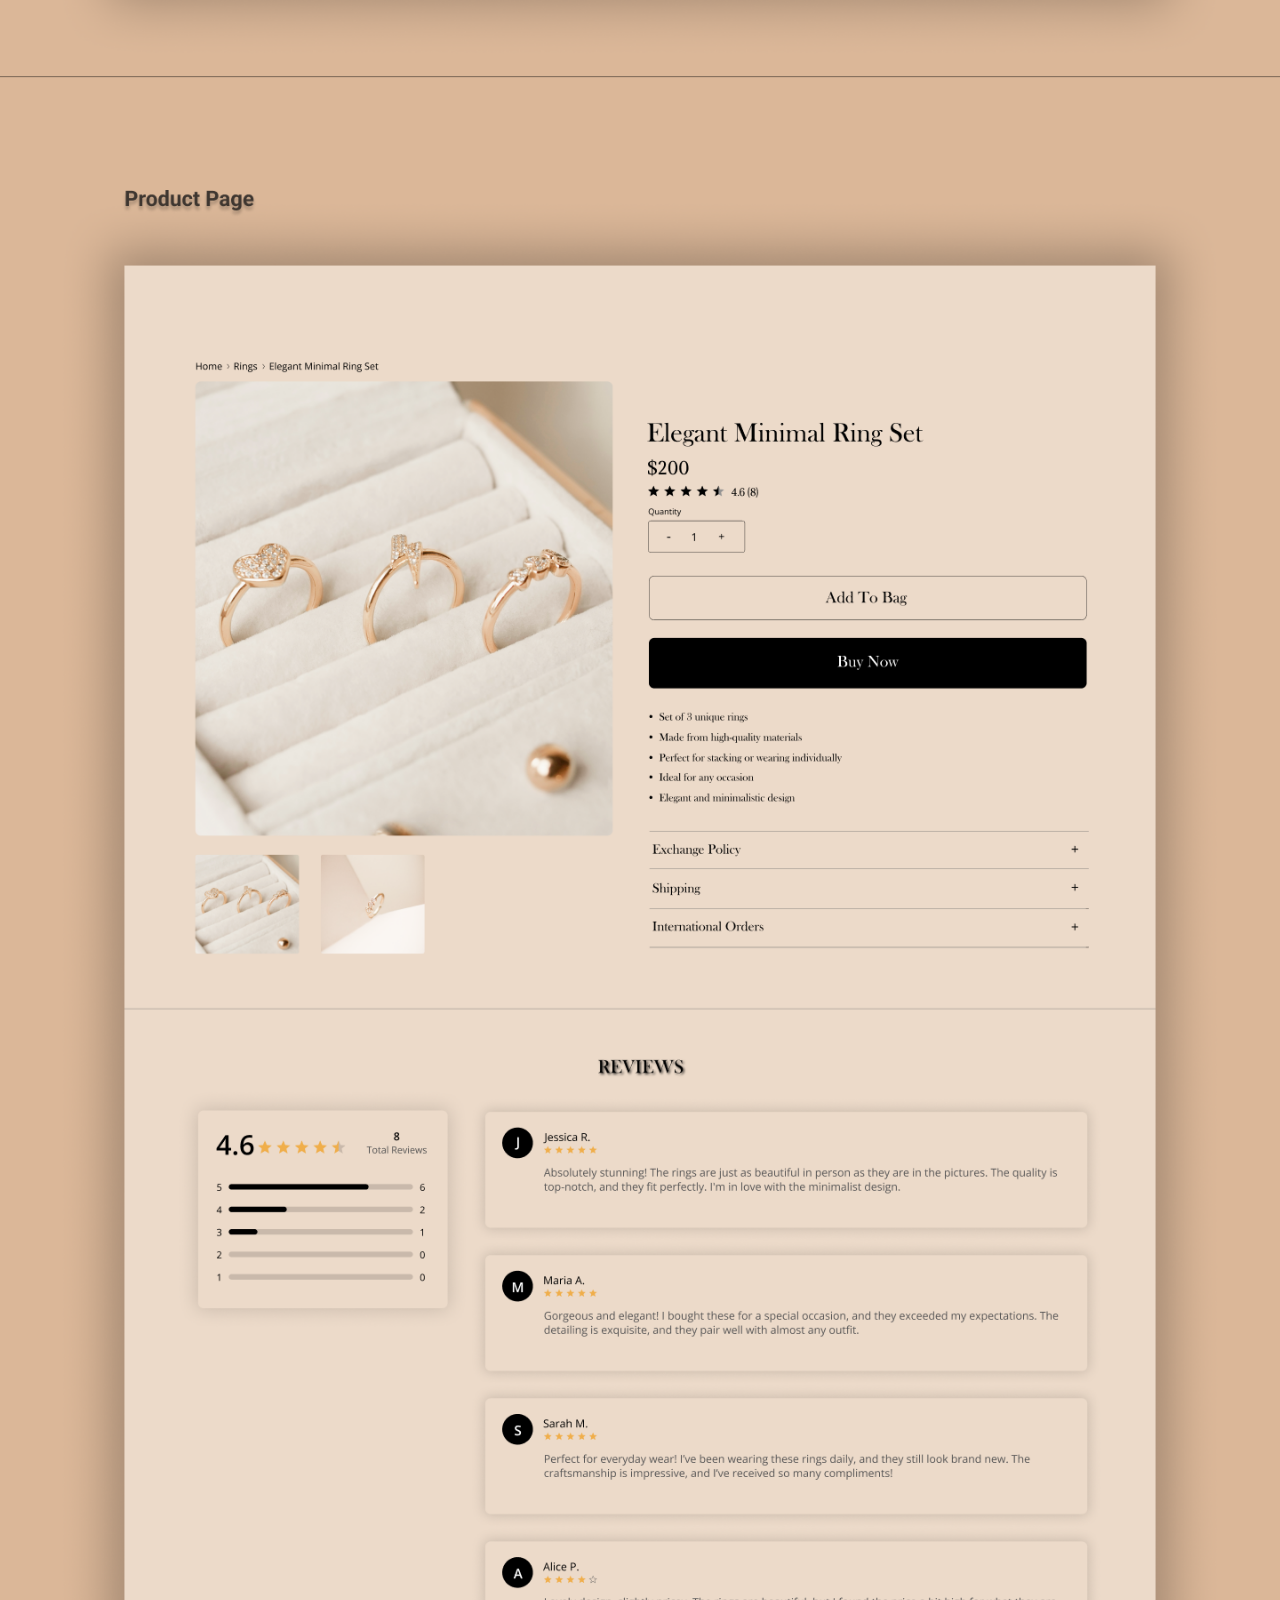
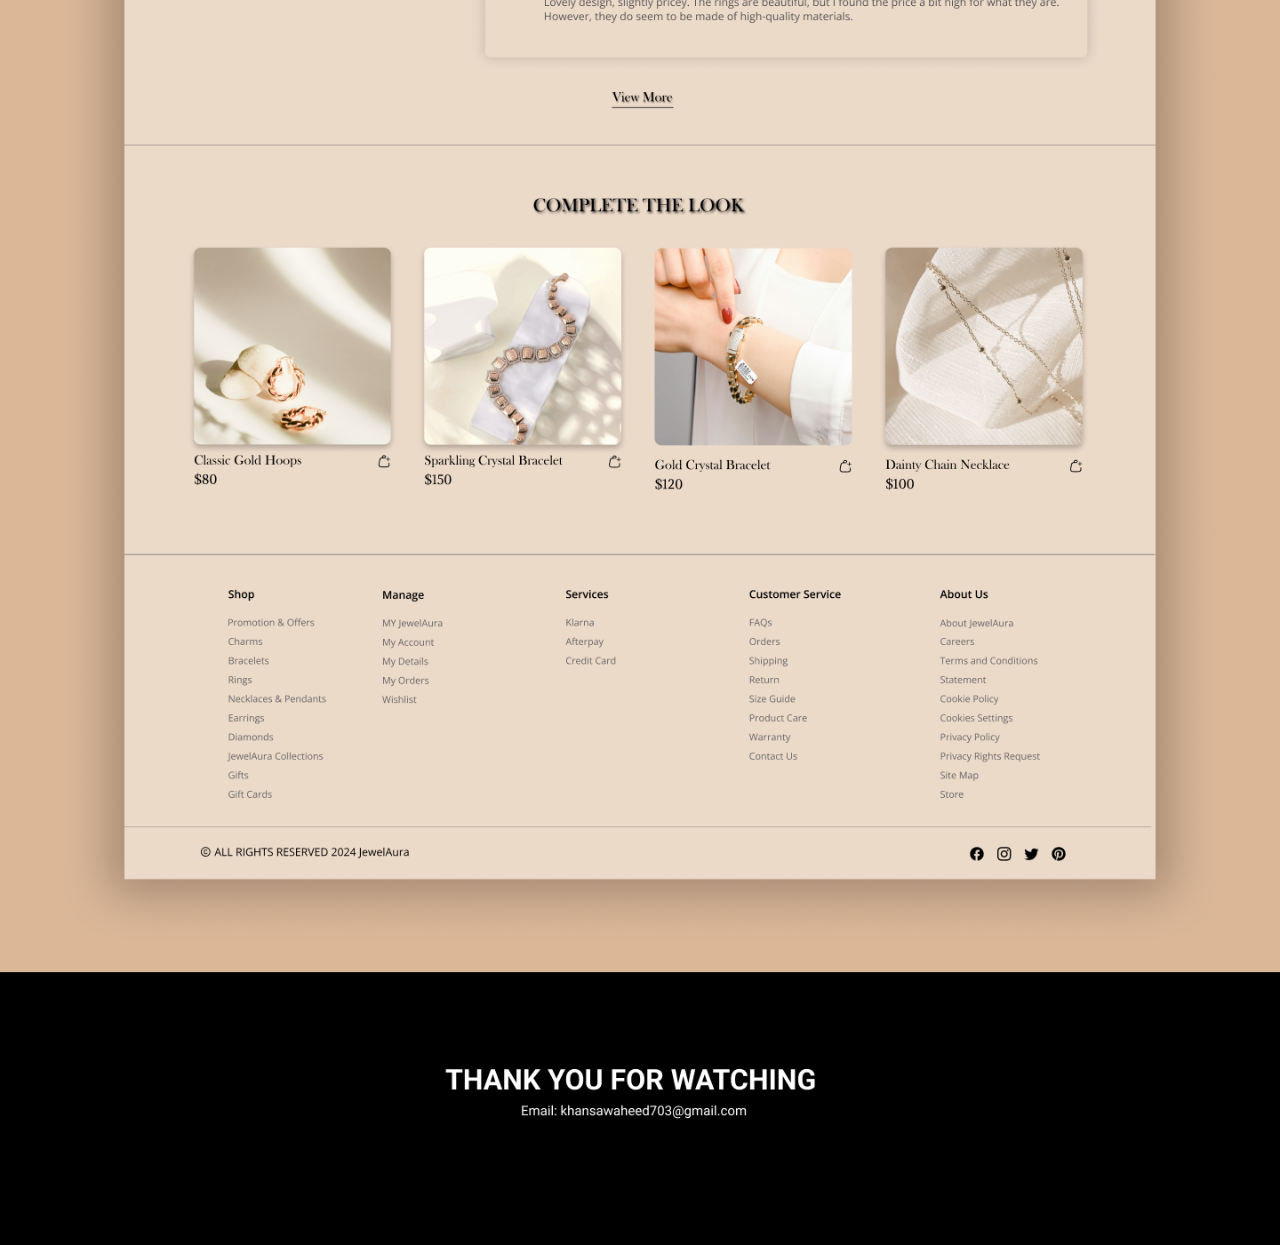
<file: project3.html>
<!DOCTYPE html>
<html lang="en">
  <head>
    <meta charset="UTF-8" />
    <meta name="viewport" content="width=device-width, initial-scale=1.0" />
    <title>JewelAura Website Design Project</title>
    <link rel="stylesheet" href="projectStyle.css" />
    <link rel="stylesheet" href="mediaqueries.css" />
  </head>
  <body>
    <nav id="desktop-nav">
      <div class="logo">Khansa Waheed</div>
      <div>
        <ul class="nav-links">
          
          <li><a href="./index.html#portfolio">Portfolio</a></li>
          <li><a href="./index.html#about">About</a></li>
          <li><a href="./index.html#projects">Projects</a></li>
          <li><a href="./index.html#contact">Contact</a></li>
        </ul>
      </div>
    </nav>
    <nav id="hamburger-nav">
      <div class="logo">Khansa Waheed</div>
      <div class="hamburger-menu">
        <div class="hamburger-icon" onclick="toggleMenu()">
          <span></span>
          <span></span>
          <span></span>
        </div>
        <div class="menu-links">
          <li></li>
            <a href="./index.html#portfolio" onclick="toggleMenu()"
              >Portfolio</a
            >
          </li>
          <li><a href="./index.html#about" onclick="toggleMenu()">About</a></li>
          <li>
            <a href="./index.html#projects" onclick="toggleMenu()">Projects</a>
          </li>
          <li>
            <a href="./index.html#contact" onclick="toggleMenu()">Contact</a>
          </li>
        </div>
      </div>
    </nav>

    <!-- Image Section -->
    <section class="projectImage-section">
      <img src="images/JewelAura 1.png"/>
      <img src="images/JewelAura 2.png"/>
      <img src="images/JewelAura 3.png"/>
      <img src="images/JewelAura 4.png"/>
    </section>

    <script src="script.js"></script>
  </body>
</html>
</file>
<file: style.css>
@import url("https://fonts.googleapis.com/css2?family=Poppins:wght@300;400;500;600&display=swap");

* {
  margin: 0;
  padding: 0;
}

body {
  font-family: "Poppins", sans-serif;
  background: #141e27; /* Gradient from left to right */
  color: white;
}

html {
  scroll-behavior: smooth;
}

p {
  color: #727e89;
}

/* TRANSITION */

a,
.btn {
  transition: all 300ms ease;
}

/* DESKTOP NAV */

nav,
.nav-links {
  display: flex;
}

nav {
  justify-content: space-around;
  align-items: center;
  height: 17vh;
  background: #000000;
}

.nav-links {
  gap: 2rem;
  list-style: none;
  font-size: 1rem;
}

a {
  color: white;
  text-decoration: none;
  text-decoration-color: gray;
}

a:hover {
  color: gray;
  text-decoration: underline;
  text-underline-offset: 1rem;
  text-decoration-color: gray;
}

.logo {
  font-size: 1.5rem;
  font-weight: 500;
  color: white;
}

.logo:hover {
  cursor: default;
}

/* HAMBURGER MENU */

#hamburger-nav {
  display: none;
}

.hamburger-menu {
  position: relative;
  display: inline-block;
}

.hamburger-icon {
  display: flex;
  flex-direction: column;
  justify-content: space-between;
  height: 24px;
  width: 30px;
  cursor: pointer;
}

.hamburger-icon span {
  width: 100%;
  height: 2px;
  background-color: white;
  transition: all 0.3 ease-in-out;
}

.menu-links {
  position: absolute;
  top: 100%;
  right: 0;
  background-color: black;
  width: fit-content;
  max-height: 0;
  overflow: hidden;
  transition: all 0.3 ease-in-out;
}

.menu-links a {
  display: block;
  padding: 10px;
  text-align: center;
  font-size: 1rem;
  color: white;
  text-decoration: none;
  transition: all 0.3 ease-in-out;
}

.menu-links li {
  list-style: none;
}

.menu-links.open {
  max-height: 300px;
}

.hamburger-icon.open span:first-child {
  transform: rotate(45deg) translate(10px, 5px);
}

.hamburger-icon.open span:nth-child(2) {
  opacity: 0;
}

.hamburger-icon.open span:last-child {
  transform: rotate(-45deg) translate(10px, -5px);
}

.hamburger-icon span:first-child {
  transform: none;
}

.hamburger-icon span:first-child {
  opacity: 1;
}

.hamburger-icon span:first-child {
  transform: none;
}

/* SECTIONS */

section {
  padding-top: 4vh;
  height: 96vh;
  margin: 0 10rem;
  box-sizing: border-box;
  min-height: fit-content;
}

.section-container {
  display: flex;
}

/* PROFILE SECTION */
#profile {
  display: flex;
  justify-content: center;
  gap: 5rem;
  height: 80vh;
  margin: 0; /* Ensure there's no margin */
  padding: 0; /* Ensure there's no padding */
  background: url("images/COVERrr.png"); /* Path to your background image */
  background-size: cover; /* Ensures the image covers the entire section */
  background-position: center; /* Centers the background image */
  background-repeat: no-repeat; /* Prevents the image from repeating */
}

.section__pic-container {
  display: flex;
  height: 400px;
  width: 400px;
  margin: auto 0;
}

.section__text {
  align-self: center;
  text-align: center;
}

.section__text p {
  font-weight: 600;
}

.section__text__p1 {
  text-align: center;
}

.section__text__p2 {
  font-size: 1.75rem;
  margin-bottom: 1rem;
}

.title {
  font-size: 3rem;
  text-align: center;
}

#socials-container {
  display: flex;
  justify-content: center;
  margin-top: 1rem;
  gap: 1rem;
}

/* ICONS */

.icon {
  cursor: pointer;
  height: 2rem;
}

/* BUTTONS */

.btn-container {
  display: flex;
  justify-content: center;
  gap: 1rem;
}

.btn {
  font-weight: 600;
  transition: all 300ms ease;
  padding: 1rem;
  width: 8rem;
  border-radius: 2rem;
}

.btn-color-1,
.btn-color-2 {
  border: #253041 0.1rem solid;
}

.btn-color-1:hover,
.btn-color-2:hover {
  cursor: pointer;
}

.btn-color-1,
.btn-color-2:hover {
  background: #cfd3eb;
  color: #253041;
}

.btn-color-1:hover {
  background: #4a5463;
  color: #cfd3eb;
}

.btn-color-2 {
  background: none;
}

.btn-color-2:hover {
  border: #f1ddbf 0.1rem solid;
}

.btn-container {
  gap: 1rem;
}

/* ABOUT SECTION */

#about {
  position: relative;
}

.about-containers {
  gap: 2rem;
  margin-bottom: 2rem;
  margin-top: 2rem;
}

.about-details-container {
  justify-content: center;
  flex-direction: column;
}

.about-containers,
.about-details-container {
  display: flex;
}

.about-pic {
  border-radius: 2rem;
}

.details-container {
  padding: 1.5rem;
  flex: 1;

  text-align: center;
  border-radius: 8px;
  background-color: #000000;
  box-shadow: 0 4px 8px rgba(0, 0, 0, 0.5);
}

.section-container {
  gap: 4rem;
  height: 80%;
}

.section__pic-container {
  height: 400px;
  width: 400px;
  margin: auto 0;
}

/* EXPERIENCE SECTION */

#experience {
  position: relative;
}

.experience-sub-title {
  color: #85586f;
  font-weight: 600;
  font-size: 1.75rem;
  margin-bottom: 2rem;
}

.experience-details-container {
  display: flex;
  justify-content: center;
  flex-direction: column;
}

.article-container {
  display: flex;
  text-align: initial;
  flex-wrap: wrap;
  flex-direction: row;
  gap: 2.5rem;
  justify-content: space-around;
}

article {
  display: flex;
  width: 10rem;
  justify-content: space-around;
  gap: 0.5rem;
}

article .icon {
  cursor: default;
}

/* PROJECTS SECTION */

#projects {
  position: relative;
}

/* CONTACT */

#contact {
  display: flex;
  justify-content: center;
  flex-direction: column;
  height: 70vh;
}

.contact-info-upper-container {
  display: flex;
  justify-content: center;
  margin: 2rem auto;
  padding: 0.5rem;
  border-radius: 8px;
  background-color: #000000;
  box-shadow: 0 4px 8px rgba(0, 0, 0, 0.5);
}

.contact-info-container {
  display: flex;
  align-items: center;
  justify-content: center;
  gap: 0.5rem;
  margin: 1rem;
}

.contact-info-container p {
  font-size: large;
}

.contact-icon {
  cursor: default;
}

.email-icon {
  height: 2.5rem;
}

.container {
  display: grid;
  grid-template-columns: repeat(auto-fit, minmax(200px, 1fr));
  gap: 20px;
  width: 90%;
  max-width: 1000px;
  padding-top: 15px;
}

.card {
  border-radius: 8px;
  box-shadow: 0 4px 8px rgba(0, 0, 0, 0.5);
  overflow: hidden;
  cursor: pointer;
  transition: transform 0.3s ease;
  background-color: #000000;
}

.card:hover {
  transform: scale(1.05);
}

.card img {
  width: 100%;
  height: 150px;
  object-fit: cover;
}

.description {
  padding: 5px;
  text-align: center;
}

.description h3 {
  margin-bottom: 5px;
  font-size: 0.8em;
}

/* FOOTER SECTION */

footer {
  height: 26vh;
  margin: 0 1rem;
}

footer p {
  text-align: center;
}
</file>
<file: mediaqueries.css>
@media screen and (max-width: 1400px) {
  #profile {
    height: 83vh;
    margin-bottom: 6rem;
  }
  .about-containers {
    flex-wrap: wrap;
  }
  #contact,
  #projects {
    height: fit-content;
  }
}

@media screen and (max-width: 1200px) {
  #desktop-nav {
    display: none;
  }
  #hamburger-nav {
    display: flex;
  }
  #experience,
  .experience-details-container {
    margin-top: 2rem;
  }
  #profile,
  .section-container {
    display: block;
  }
  .arrow {
    display: none;
  }
  section,
  .section-container {
    height: fit-content;
  }
  section {
    margin: 0 5%;
  }
  .section__pic-container {
    width: 275px;
    height: 275px;
    margin: 0 auto 2rem;
  }
  .about-containers {
    margin-top: 0;
  }
}

@media screen and (max-width: 600px) {
  #contact,
  footer {
    height: 40vh;
  }
  #profile {
    height: 83vh;
    margin-bottom: 0;
  }
  article {
    font-size: 1rem;
  }
  footer nav {
    height: fit-content;
    margin-bottom: 2rem;
  }
  .about-containers,
  .contact-info-upper-container,
  .btn-container {
    flex-wrap: wrap;
  }
  .contact-info-container {
    margin: 0;
  }
  .contact-info-container p,
  .nav-links li a {
    font-size: 1rem;
  }
  .experience-sub-title {
    font-size: 1.25rem;
  }
  .logo {
    font-size: 1.5rem;
  }
  .nav-links {
    flex-direction: column;
    gap: 0.5rem;
    text-align: center;
  }
  .section__pic-container {
    width: auto;
    height: 46vw;
    justify-content: center;
  }
  .section__text__p2 {
    font-size: 1.25rem;
  }
  .title {
    font-size: 2rem;
  }
  .text-container {
    text-align: justify;
  }
}
</file>
<file: projectStyle.css>
@import url("https://fonts.googleapis.com/css2?family=Poppins:wght@300;400;500;600&display=swap");

* {
  margin: 0;
  padding: 0;
}
/* Ensure body and html elements cover the full height */
html,
body {
  font-family: "Poppins", sans-serif;
  height: 100%;
  margin: 0;
  padding: 0;
}

html {
  scroll-behavior: smooth;
}

p {
  color: #4a5463;
}

/* TRANSITION */

a,
.btn {
  transition: all 300ms ease;
}

/* DESKTOP NAV */

nav,
.nav-links {
  display: flex;
}

nav {
  justify-content: space-around;
  align-items: center;
  height: 17vh;
  background: black;
}

.nav-links {
  gap: 2rem;
  list-style: none;
  font-size: 1rem;
}

a {
  color: white;
  text-decoration: none;
  text-decoration-color: gray;
}

a:hover {
  color: gray;
  text-decoration: underline;
  text-underline-offset: 1rem;
  text-decoration-color: gray;
}

.logo {
  font-size: 1.5rem;
  font-weight: 500;
  color: white;
}

.logo:hover {
  cursor: default;
}

/* HAMBURGER MENU */

#hamburger-nav {
  display: none;
}

.hamburger-menu {
  position: relative;
  display: inline-block;
}

.hamburger-icon {
  display: flex;
  flex-direction: column;
  justify-content: space-between;
  height: 24px;
  width: 30px;
  cursor: pointer;
}

.hamburger-icon span {
  width: 100%;
  height: 2px;
  background-color: gray;
  transition: all 0.3 ease-in-out;
}

.menu-links {
  position: absolute;
  top: 100%;
  right: 0;
  background-color: black;
  width: fit-content;
  max-height: 0;
  overflow: hidden;
  transition: all 0.3 ease-in-out;
}

.menu-links a {
  display: block;
  padding: 10px;
  text-align: center;
  font-size: 1.5rem;
  color: white;
  text-decoration: none;
  transition: all 0.3 ease-in-out;
}

.menu-links li {
  list-style: none;
}

.menu-links.open {
  max-height: 300px;
}

.hamburger-icon.open span:first-child {
  transform: rotate(45deg) translate(10px, 5px);
}

.hamburger-icon.open span:nth-child(2) {
  opacity: 0;
}

.hamburger-icon.open span:last-child {
  transform: rotate(-45deg) translate(10px, -5px);
}

.hamburger-icon span:first-child {
  transform: none;
}

.hamburger-icon span:first-child {
  opacity: 1;
}

.hamburger-icon span:first-child {
  transform: none;
}

/* Ensure the image section covers the remaining height of the viewport */
.projectImage-section {
  display: flex;
  flex-direction: column;
  height: calc(100% - 60px); /* Adjust 60px if the navbar height changes */
}

/* Ensure images fill the entire section */
.projectImage-section img {
  flex: 1;
  width: 100%;
  object-fit: cover;
}
</file>
